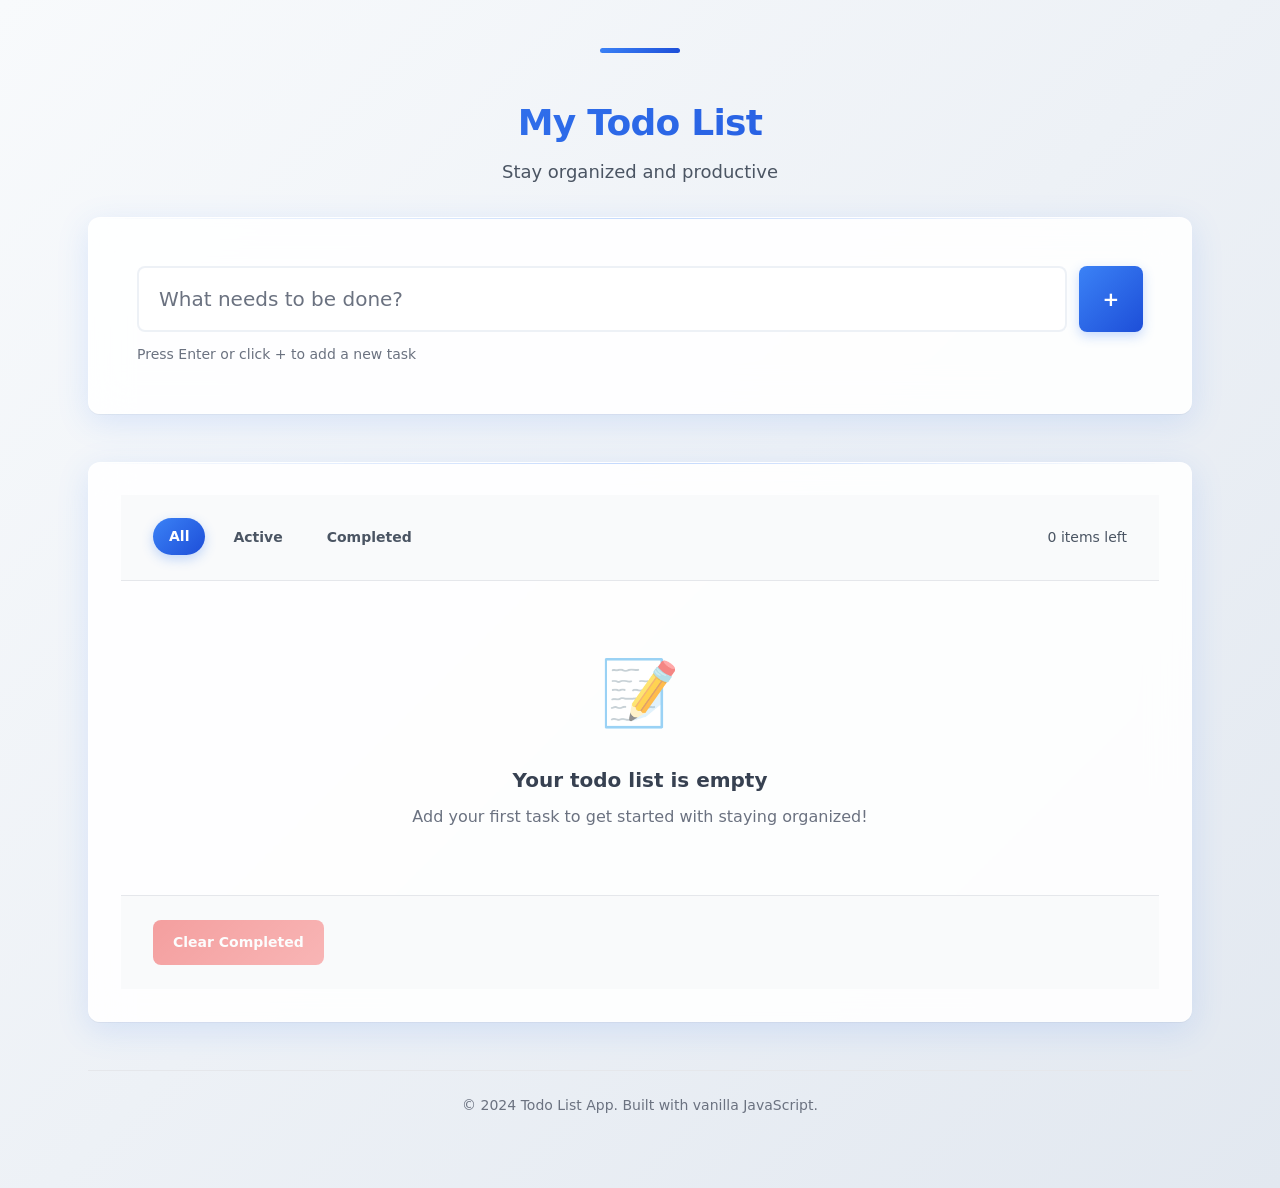
<file: claude-code/ccpm/todo-list/todo-list/index.html>
<!DOCTYPE html>
<html lang="en">
<head>
    <meta charset="UTF-8">
    <meta name="viewport" content="width=device-width, initial-scale=1.0">
    <meta name="description" content="Personal Todo List Application - Manage your tasks efficiently">
    <title>Todo List App</title>
    <link rel="stylesheet" href="styles.css">
</head>
<body>
    <a href="#main-content" class="skip-link">Skip to main content</a>
    <div class="container">
        <header class="app-header">
            <h1>My Todo List</h1>
            <p>Stay organized and productive</p>
        </header>

        <main class="app-main" id="main-content">
            <section class="todo-input-section">
                <form class="todo-form" id="todo-form" aria-label="Add new todo">
                    <div class="input-group">
                        <label for="todo-input" class="sr-only">New todo item</label>
                        <input 
                            type="text" 
                            id="todo-input" 
                            class="todo-input" 
                            placeholder="What needs to be done?" 
                            required
                            aria-describedby="todo-input-help"
                        >
                        <button type="submit" class="add-btn" aria-label="Add todo">
                            <span aria-hidden="true">+</span>
                            <span class="sr-only">Add</span>
                        </button>
                    </div>
                    <div id="todo-input-help" class="input-help">
                        Press Enter or click + to add a new task
                    </div>
                </form>
            </section>

            <section class="todo-list-section">
                <div class="todo-controls">
                    <div class="filter-controls">
                        <button class="filter-btn active" data-filter="all">All</button>
                        <button class="filter-btn" data-filter="active">Active</button>
                        <button class="filter-btn" data-filter="completed">Completed</button>
                    </div>
                    <div class="todo-stats">
                        <span id="todo-count">0 items left</span>
                    </div>
                </div>

                <ul class="todo-list" id="todo-list" aria-label="Todo items">
                    <!-- Todo items will be dynamically inserted here -->
                </ul>

                <div class="bulk-actions">
                    <button class="bulk-action-btn" id="clear-completed" disabled>
                        Clear Completed
                    </button>
                </div>
            </section>
        </main>

        <footer class="app-footer">
            <p>&copy; 2024 Todo List App. Built with vanilla JavaScript.</p>
        </footer>
    </div>

    <script src="script.js"></script>
</body>
</html>
</file>
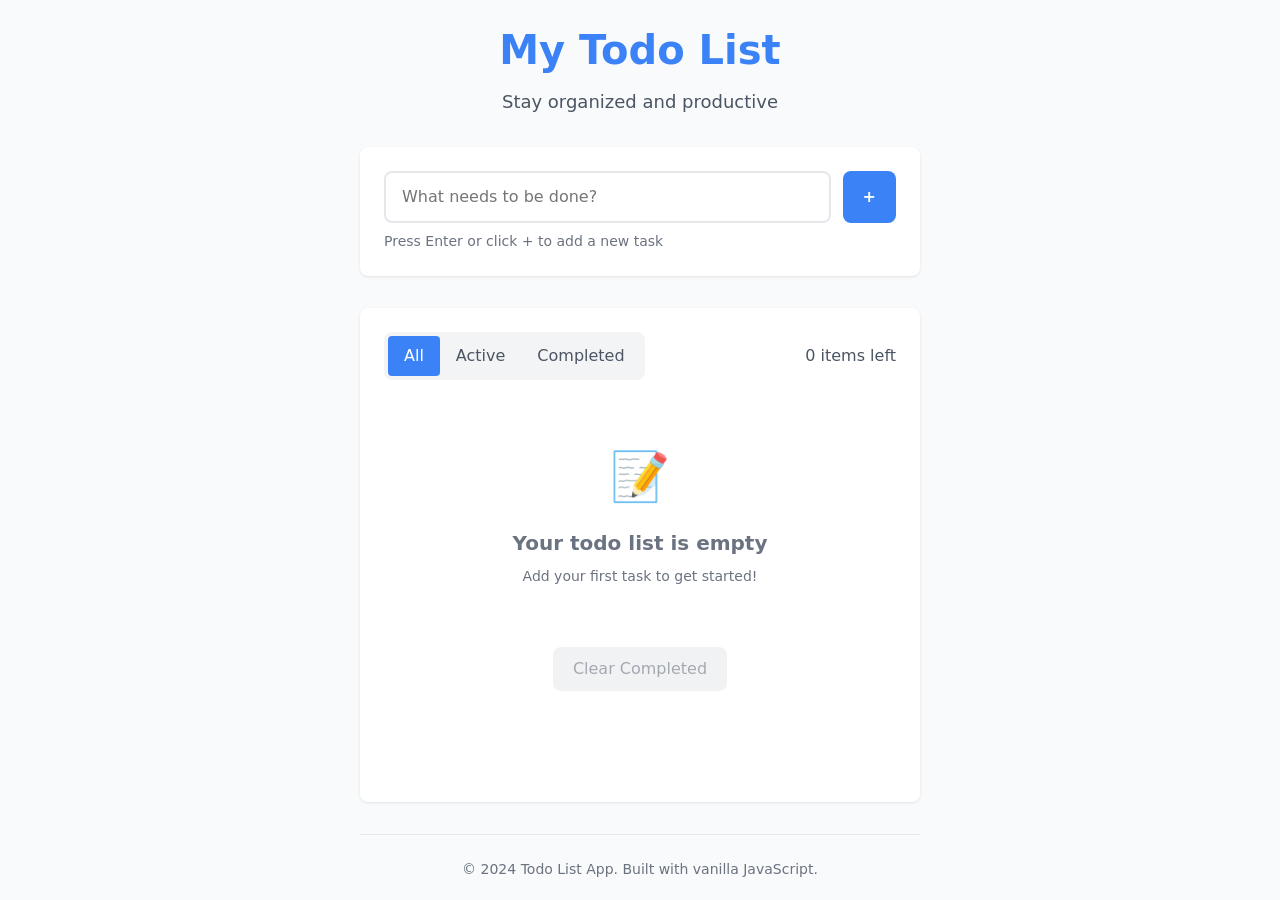
<file: claude-code/ccpm/todo-list/todo-list/index-optimized.html>
<!DOCTYPE html>
<html lang="en">
<head>
<meta charset="UTF-8">
<meta name="viewport" content="width=device-width,initial-scale=1.0">
<meta name="description" content="Personal Todo List Application - Manage your tasks efficiently">
<title>Todo List App</title>
<link rel="stylesheet" href="styles-optimized.css">
</head>
<body>
<a href="#main-content" class="skip-link">Skip to main content</a>
<div class="container">
<header class="app-header">
<h1>My Todo List</h1>
<p>Stay organized and productive</p>
</header>
<main class="app-main" id="main-content">
<section class="todo-input-section">
<form class="todo-form" id="todo-form" aria-label="Add new todo">
<div class="input-group">
<label for="todo-input" class="sr-only">New todo item</label>
<input type="text" id="todo-input" class="todo-input" placeholder="What needs to be done?" required aria-describedby="todo-input-help">
<button type="submit" class="add-btn" aria-label="Add todo"><span aria-hidden="true">+</span><span class="sr-only">Add</span></button>
</div>
<div id="todo-input-help" class="input-help">Press Enter or click + to add a new task</div>
</form>
</section>
<section class="todo-list-section">
<div class="todo-controls">
<div class="filter-controls">
<button class="filter-btn active" data-filter="all">All</button>
<button class="filter-btn" data-filter="active">Active</button>
<button class="filter-btn" data-filter="completed">Completed</button>
</div>
<div class="todo-stats">
<span id="todo-count">0 items left</span>
</div>
</div>
<ul class="todo-list" id="todo-list" aria-label="Todo items"></ul>
<div class="bulk-actions">
<button class="bulk-action-btn" id="clear-completed" disabled>Clear Completed</button>
</div>
</section>
</main>
<footer class="app-footer">
<p>&copy; 2024 Todo List App. Built with vanilla JavaScript.</p>
</footer>
</div>
<script src="script-optimized.js"></script>
</body>
</html>
</file>
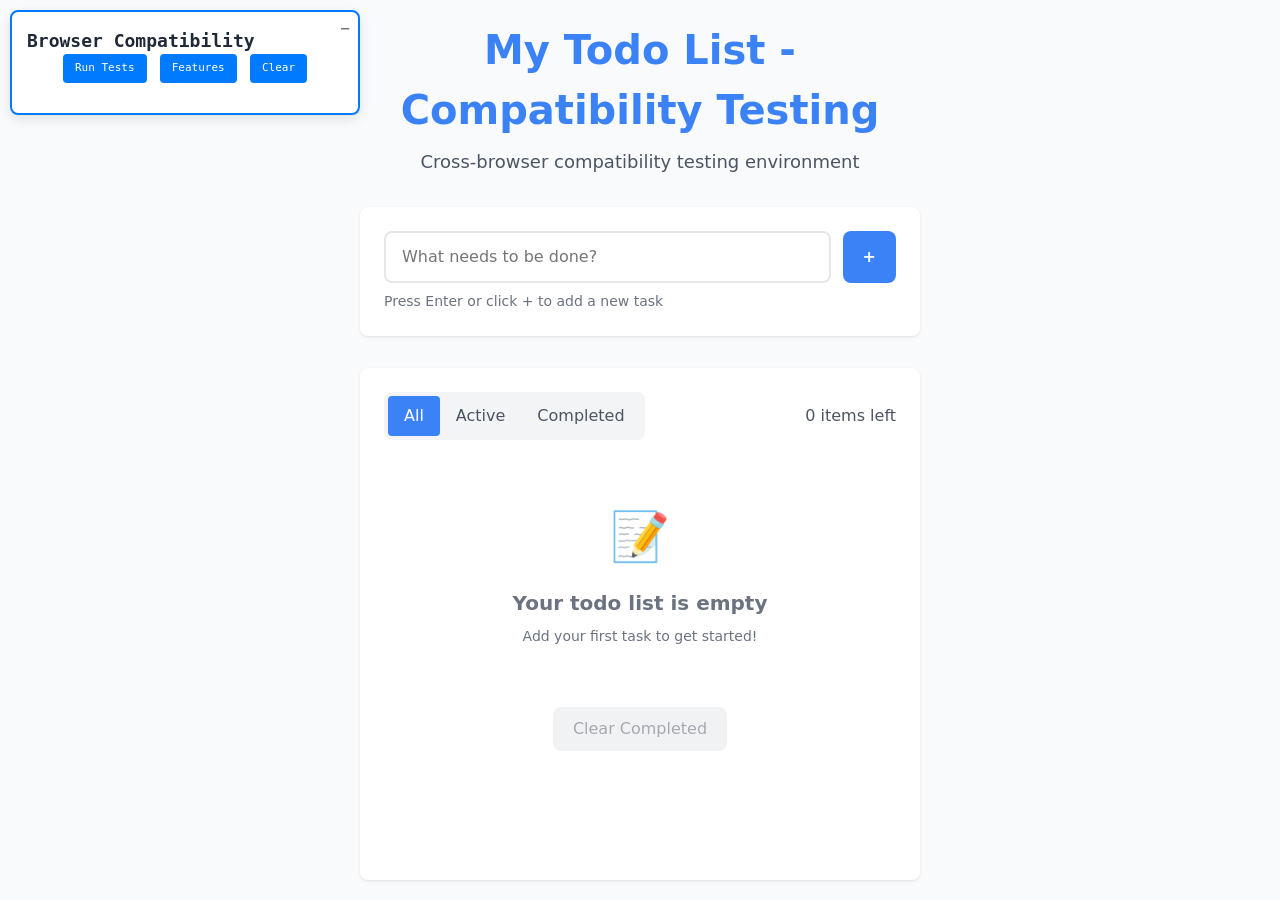
<file: claude-code/ccpm/todo-list/todo-list/test-compatibility.html>
<!DOCTYPE html>
<html lang="en">
<head>
    <meta charset="UTF-8">
    <meta name="viewport" content="width=device-width, initial-scale=1.0">
    <title>Cross-Browser Compatibility Tests - Todo App</title>
    <link rel="stylesheet" href="styles-optimized.css">
    <style>
        .test-panel {
            position: fixed;
            top: 10px;
            left: 10px;
            background: white;
            border: 2px solid #007bff;
            border-radius: 8px;
            padding: 15px;
            width: 350px;
            max-height: 80vh;
            overflow-y: auto;
            z-index: 1000;
            font-family: monospace;
            font-size: 12px;
            box-shadow: 0 4px 12px rgba(0,0,0,0.1);
        }
        .test-section {
            margin-bottom: 15px;
            padding-bottom: 10px;
            border-bottom: 1px solid #eee;
        }
        .test-section h3 {
            margin: 0 0 8px 0;
            color: #333;
            font-size: 14px;
        }
        .test-result {
            display: flex;
            justify-content: space-between;
            align-items: center;
            margin: 4px 0;
            padding: 2px 0;
        }
        .status-pass { color: #28a745; }
        .status-fail { color: #dc3545; }
        .status-warning { color: #ffc107; }
        .test-controls {
            margin-bottom: 15px;
            text-align: center;
        }
        .test-btn {
            background: #007bff;
            color: white;
            border: none;
            padding: 6px 12px;
            border-radius: 4px;
            cursor: pointer;
            margin: 0 3px;
            font-size: 11px;
        }
        .test-btn:hover { background: #0056b3; }
        .feature-grid {
            display: grid;
            grid-template-columns: 2fr 1fr;
            gap: 8px;
            font-size: 11px;
        }
        .minimize-btn {
            position: absolute;
            top: 5px;
            right: 8px;
            background: none;
            border: none;
            font-size: 16px;
            cursor: pointer;
            color: #666;
        }
        .test-panel.minimized {
            height: 40px;
            overflow: hidden;
        }
        .test-panel.minimized .test-content {
            display: none;
        }
    </style>
</head>
<body>
    <div class="test-panel" id="test-panel">
        <button class="minimize-btn" onclick="togglePanel()">−</button>
        <h2>Browser Compatibility</h2>
        <div class="test-content">
            <div class="test-controls">
                <button class="test-btn" onclick="runCompatibilityTests()">Run Tests</button>
                <button class="test-btn" onclick="runFeatureTests()">Features</button>
                <button class="test-btn" onclick="clearResults()">Clear</button>
            </div>
            <div id="results"></div>
        </div>
    </div>

    <!-- Main App -->
    <a href="#main-content" class="skip-link">Skip to main content</a>
    <div class="container">
        <header class="app-header">
            <h1>My Todo List - Compatibility Testing</h1>
            <p>Cross-browser compatibility testing environment</p>
        </header>

        <main class="app-main" id="main-content">
            <section class="todo-input-section">
                <form class="todo-form" id="todo-form" aria-label="Add new todo">
                    <div class="input-group">
                        <label for="todo-input" class="sr-only">New todo item</label>
                        <input type="text" id="todo-input" class="todo-input" placeholder="What needs to be done?" required aria-describedby="todo-input-help">
                        <button type="submit" class="add-btn" aria-label="Add todo">
                            <span aria-hidden="true">+</span>
                            <span class="sr-only">Add</span>
                        </button>
                    </div>
                    <div id="todo-input-help" class="input-help">Press Enter or click + to add a new task</div>
                </form>
            </section>

            <section class="todo-list-section">
                <div class="todo-controls">
                    <div class="filter-controls">
                        <button class="filter-btn active" data-filter="all">All</button>
                        <button class="filter-btn" data-filter="active">Active</button>
                        <button class="filter-btn" data-filter="completed">Completed</button>
                    </div>
                    <div class="todo-stats">
                        <span id="todo-count">0 items left</span>
                    </div>
                </div>
                <ul class="todo-list" id="todo-list" aria-label="Todo items"></ul>
                <div class="bulk-actions">
                    <button class="bulk-action-btn" id="clear-completed" disabled>Clear Completed</button>
                </div>
            </section>
        </main>
    </div>

    <script src="script-optimized.js"></script>
    <script>
        // Browser compatibility testing utilities
        class BrowserTester {
            constructor() {
                this.results = {};
                this.userAgent = navigator.userAgent;
                this.browserInfo = this.detectBrowser();
            }

            // Detect browser information
            detectBrowser() {
                const ua = this.userAgent;
                let browser = 'Unknown';
                let version = 'Unknown';
                let engine = 'Unknown';

                // Chrome
                if (ua.includes('Chrome') && !ua.includes('Edg')) {
                    browser = 'Chrome';
                    version = ua.match(/Chrome\/(\d+)/)?.[1] || 'Unknown';
                    engine = 'Blink';
                }
                // Edge
                else if (ua.includes('Edg')) {
                    browser = 'Edge';
                    version = ua.match(/Edg\/(\d+)/)?.[1] || 'Unknown';
                    engine = 'Blink';
                }
                // Firefox
                else if (ua.includes('Firefox')) {
                    browser = 'Firefox';
                    version = ua.match(/Firefox\/(\d+)/)?.[1] || 'Unknown';
                    engine = 'Gecko';
                }
                // Safari
                else if (ua.includes('Safari') && !ua.includes('Chrome')) {
                    browser = 'Safari';
                    version = ua.match(/Version\/(\d+)/)?.[1] || 'Unknown';
                    engine = 'WebKit';
                }

                return { browser, version, engine };
            }

            // Test modern JavaScript features
            testJavaScriptFeatures() {
                const tests = [
                    {
                        name: 'ES6 Classes',
                        test: () => typeof class {} === 'function'
                    },
                    {
                        name: 'Arrow Functions', 
                        test: () => {
                            try {
                                eval('(() => {})');
                                return true;
                            } catch (e) { return false; }
                        }
                    },
                    {
                        name: 'Template Literals',
                        test: () => {
                            try {
                                eval('`test ${1}`');
                                return true;
                            } catch (e) { return false; }
                        }
                    },
                    {
                        name: 'Destructuring',
                        test: () => {
                            try {
                                eval('const {a} = {a: 1}');
                                return true;
                            } catch (e) { return false; }
                        }
                    },
                    {
                        name: 'Promises',
                        test: () => typeof Promise !== 'undefined'
                    },
                    {
                        name: 'Map/Set',
                        test: () => typeof Map !== 'undefined' && typeof Set !== 'undefined'
                    },
                    {
                        name: 'Array.from',
                        test: () => typeof Array.from === 'function'
                    },
                    {
                        name: 'requestAnimationFrame',
                        test: () => typeof requestAnimationFrame === 'function'
                    }
                ];

                const results = {};
                tests.forEach(({ name, test }) => {
                    try {
                        results[name] = test();
                    } catch (e) {
                        results[name] = false;
                    }
                });

                return results;
            }

            // Test CSS features
            testCSSFeatures() {
                const tests = [
                    {
                        name: 'CSS Grid',
                        test: () => CSS.supports('display', 'grid')
                    },
                    {
                        name: 'Flexbox',
                        test: () => CSS.supports('display', 'flex')
                    },
                    {
                        name: 'CSS Variables',
                        test: () => CSS.supports('color', 'var(--test)')
                    },
                    {
                        name: 'CSS Transforms',
                        test: () => CSS.supports('transform', 'translateX(10px)')
                    },
                    {
                        name: 'CSS Transitions',
                        test: () => CSS.supports('transition', 'all 0.3s')
                    },
                    {
                        name: 'Border Radius',
                        test: () => CSS.supports('border-radius', '5px')
                    },
                    {
                        name: 'Box Shadow',
                        test: () => CSS.supports('box-shadow', '0 0 5px rgba(0,0,0,0.1)')
                    }
                ];

                const results = {};
                tests.forEach(({ name, test }) => {
                    try {
                        results[name] = typeof CSS !== 'undefined' ? test() : false;
                    } catch (e) {
                        results[name] = false;
                    }
                });

                return results;
            }

            // Test DOM API features
            testDOMFeatures() {
                const tests = [
                    {
                        name: 'localStorage',
                        test: () => typeof localStorage !== 'undefined'
                    },
                    {
                        name: 'addEventListener',
                        test: () => typeof document.addEventListener === 'function'
                    },
                    {
                        name: 'querySelector',
                        test: () => typeof document.querySelector === 'function'
                    },
                    {
                        name: 'classList',
                        test: () => 'classList' in document.createElement('div')
                    },
                    {
                        name: 'dataset',
                        test: () => 'dataset' in document.createElement('div')
                    },
                    {
                        name: 'FormData',
                        test: () => typeof FormData !== 'undefined'
                    }
                ];

                const results = {};
                tests.forEach(({ name, test }) => {
                    try {
                        results[name] = test();
                    } catch (e) {
                        results[name] = false;
                    }
                });

                return results;
            }

            // Test performance APIs
            testPerformanceAPIs() {
                const tests = [
                    {
                        name: 'performance.now',
                        test: () => typeof performance !== 'undefined' && typeof performance.now === 'function'
                    },
                    {
                        name: 'performance.timing',
                        test: () => typeof performance !== 'undefined' && performance.timing
                    },
                    {
                        name: 'performance.memory',
                        test: () => typeof performance !== 'undefined' && performance.memory
                    }
                ];

                const results = {};
                tests.forEach(({ name, test }) => {
                    try {
                        results[name] = test();
                    } catch (e) {
                        results[name] = false;
                    }
                });

                return results;
            }

            // Test app-specific functionality
            testAppFunctionality() {
                const tests = [
                    {
                        name: 'Todo App Initialized',
                        test: () => typeof window.todoApp !== 'undefined'
                    },
                    {
                        name: 'Add Todo Works',
                        test: () => {
                            if (!window.todoApp) return false;
                            try {
                                const initialCount = window.todoApp.getTodos().length;
                                window.todoApp.addTodo('Test compatibility');
                                const newCount = window.todoApp.getTodos().length;
                                return newCount === initialCount + 1;
                            } catch (e) {
                                return false;
                            }
                        }
                    },
                    {
                        name: 'Toggle Todo Works',
                        test: () => {
                            if (!window.todoApp) return false;
                            try {
                                const todos = window.todoApp.getTodos();
                                if (todos.length === 0) return false;
                                
                                const todo = todos[0];
                                const initialState = todo.completed;
                                window.todoApp.toggleTodo(todo.id);
                                return todo.completed !== initialState;
                            } catch (e) {
                                return false;
                            }
                        }
                    },
                    {
                        name: 'Filter Works',
                        test: () => {
                            if (!window.todoApp) return false;
                            try {
                                window.todoApp.setFilter('active');
                                window.todoApp.setFilter('completed');
                                window.todoApp.setFilter('all');
                                return true;
                            } catch (e) {
                                return false;
                            }
                        }
                    }
                ];

                const results = {};
                tests.forEach(({ name, test }) => {
                    try {
                        results[name] = test();
                    } catch (e) {
                        results[name] = false;
                    }
                });

                return results;
            }

            // Generate compatibility report
            generateReport() {
                return {
                    browser: this.browserInfo,
                    javascript: this.testJavaScriptFeatures(),
                    css: this.testCSSFeatures(),
                    dom: this.testDOMFeatures(),
                    performance: this.testPerformanceAPIs(),
                    app: this.testAppFunctionality(),
                    timestamp: new Date().toISOString()
                };
            }
        }

        // Global browser tester instance
        const browserTester = new BrowserTester();

        // Run compatibility tests
        function runCompatibilityTests() {
            const resultsDiv = document.getElementById('results');
            resultsDiv.innerHTML = '<div class="test-section"><h3>Running compatibility tests...</h3></div>';

            setTimeout(() => {
                const report = browserTester.generateReport();
                displayCompatibilityResults(report);
            }, 100);
        }

        // Run feature detection tests
        function runFeatureTests() {
            const resultsDiv = document.getElementById('results');
            resultsDiv.innerHTML = '<div class="test-section"><h3>Running feature detection...</h3></div>';

            setTimeout(() => {
                const report = browserTester.generateReport();
                displayFeatureResults(report);
            }, 100);
        }

        // Display compatibility results
        function displayCompatibilityResults(report) {
            const resultsDiv = document.getElementById('results');
            let html = '';

            // Browser info
            html += '<div class="test-section"><h3>🌐 Browser Info</h3>';
            html += `<div class="test-result"><span>Browser:</span><span>${report.browser.browser} ${report.browser.version}</span></div>`;
            html += `<div class="test-result"><span>Engine:</span><span>${report.browser.engine}</span></div>`;
            html += '</div>';

            // JavaScript compatibility
            const jsResults = report.javascript;
            const jsPass = Object.values(jsResults).filter(v => v).length;
            const jsTotal = Object.keys(jsResults).length;
            html += `<div class="test-section"><h3>📜 JavaScript (${jsPass}/${jsTotal})</h3>`;
            Object.entries(jsResults).forEach(([feature, supported]) => {
                const status = supported ? 'status-pass' : 'status-fail';
                const icon = supported ? '✅' : '❌';
                html += `<div class="test-result ${status}"><span>${feature}</span><span>${icon}</span></div>`;
            });
            html += '</div>';

            // CSS compatibility
            const cssResults = report.css;
            const cssPass = Object.values(cssResults).filter(v => v).length;
            const cssTotal = Object.keys(cssResults).length;
            html += `<div class="test-section"><h3>🎨 CSS (${cssPass}/${cssTotal})</h3>`;
            Object.entries(cssResults).forEach(([feature, supported]) => {
                const status = supported ? 'status-pass' : 'status-fail';
                const icon = supported ? '✅' : '❌';
                html += `<div class="test-result ${status}"><span>${feature}</span><span>${icon}</span></div>`;
            });
            html += '</div>';

            // App functionality
            const appResults = report.app;
            const appPass = Object.values(appResults).filter(v => v).length;
            const appTotal = Object.keys(appResults).length;
            html += `<div class="test-section"><h3>📝 App Functions (${appPass}/${appTotal})</h3>`;
            Object.entries(appResults).forEach(([feature, working]) => {
                const status = working ? 'status-pass' : 'status-fail';
                const icon = working ? '✅' : '❌';
                html += `<div class="test-result ${status}"><span>${feature}</span><span>${icon}</span></div>`;
            });
            html += '</div>';

            resultsDiv.innerHTML = html;
        }

        // Display feature results
        function displayFeatureResults(report) {
            const resultsDiv = document.getElementById('results');
            let html = '';

            // Overall compatibility score
            const allFeatures = {...report.javascript, ...report.css, ...report.dom, ...report.app};
            const supportedFeatures = Object.values(allFeatures).filter(v => v).length;
            const totalFeatures = Object.keys(allFeatures).length;
            const compatibilityScore = Math.round((supportedFeatures / totalFeatures) * 100);

            html += '<div class="test-section"><h3>📊 Compatibility Score</h3>';
            html += `<div class="test-result"><span>Overall Score:</span><span class="${compatibilityScore >= 90 ? 'status-pass' : compatibilityScore >= 75 ? 'status-warning' : 'status-fail'}">${compatibilityScore}%</span></div>`;
            html += `<div class="test-result"><span>Supported:</span><span>${supportedFeatures}/${totalFeatures}</span></div>`;
            html += '</div>';

            resultsDiv.innerHTML = html;
        }

        // Clear results
        function clearResults() {
            document.getElementById('results').innerHTML = '';
        }

        // Toggle panel visibility
        function togglePanel() {
            const panel = document.getElementById('test-panel');
            const btn = panel.querySelector('.minimize-btn');
            panel.classList.toggle('minimized');
            btn.textContent = panel.classList.contains('minimized') ? '+' : '−';
        }

        // Auto-run compatibility test on load
        document.addEventListener('DOMContentLoaded', () => {
            setTimeout(runCompatibilityTests, 1000);
        });
    </script>
</body>
</html>
</file>
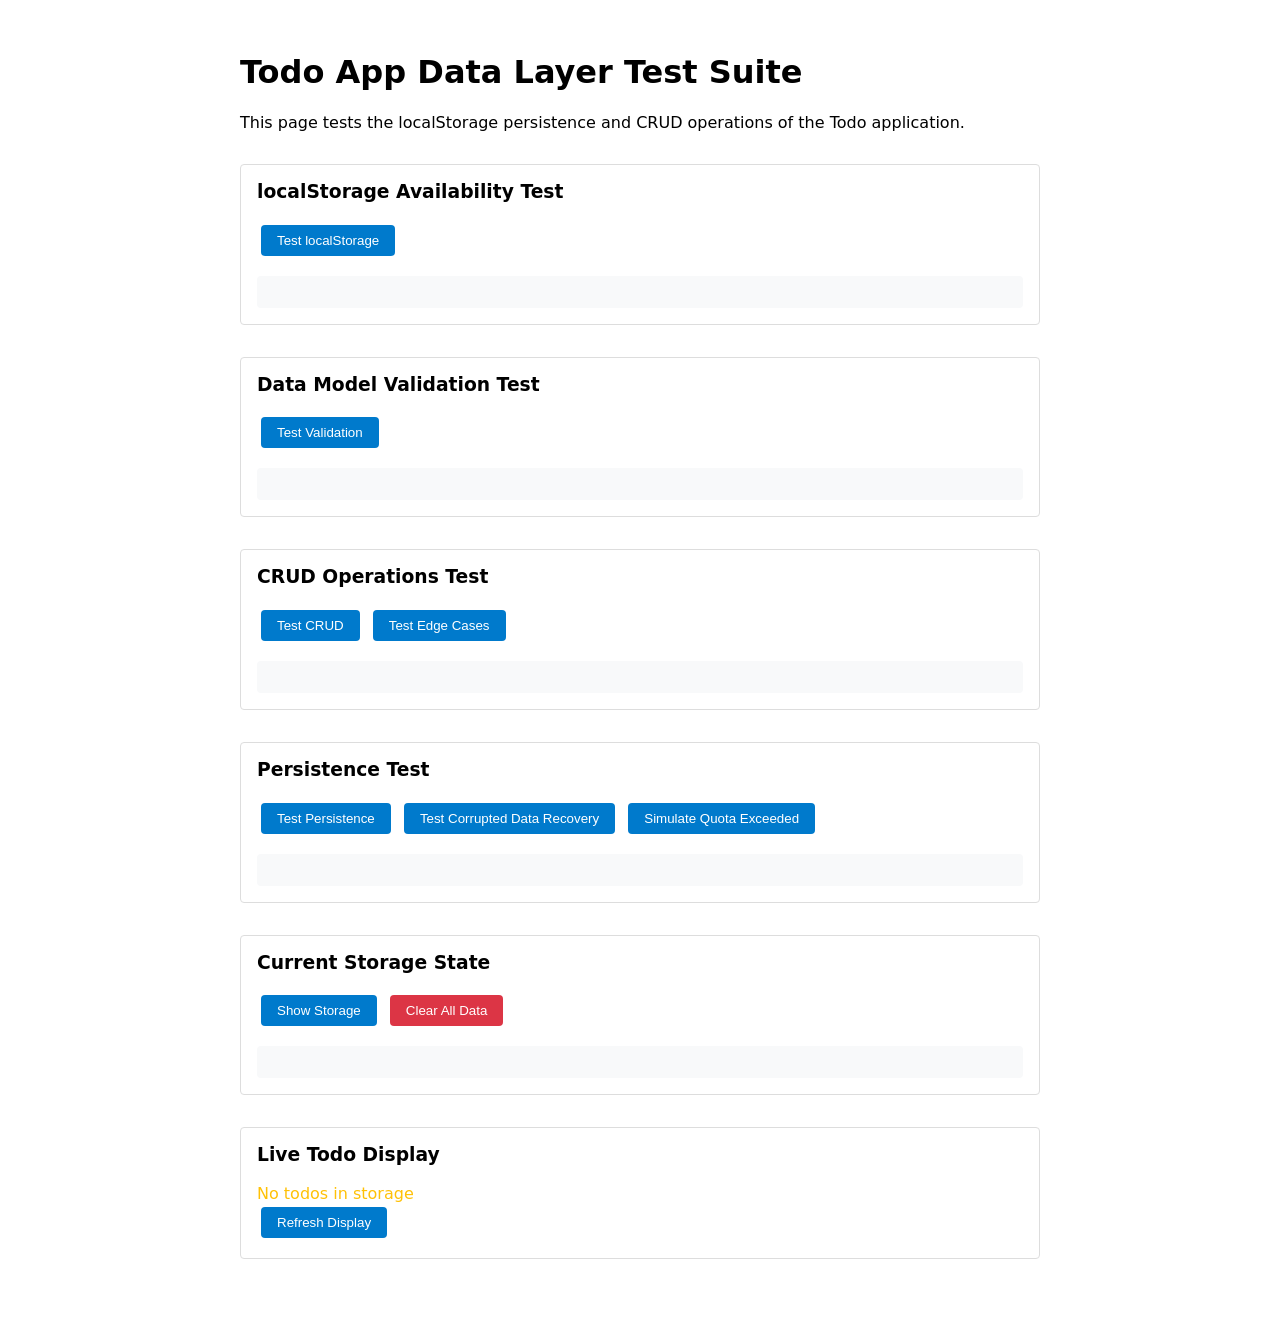
<file: claude-code/ccpm/todo-list/todo-list/test-data-layer.html>
<!DOCTYPE html>
<html lang="en">
<head>
    <meta charset="UTF-8">
    <meta name="viewport" content="width=device-width, initial-scale=1.0">
    <title>Data Layer Test - Todo App</title>
    <style>
        body { font-family: system-ui, sans-serif; max-width: 800px; margin: 0 auto; padding: 2rem; }
        .test-section { margin: 2rem 0; padding: 1rem; border: 1px solid #ddd; border-radius: 4px; }
        .test-section h3 { margin-top: 0; }
        .test-button { padding: 0.5rem 1rem; margin: 0.25rem; background: #007acc; color: white; border: none; border-radius: 4px; cursor: pointer; }
        .test-button:hover { background: #005c99; }
        .test-button.danger { background: #dc3545; }
        .test-button.danger:hover { background: #c82333; }
        .test-results { margin-top: 1rem; padding: 1rem; background: #f8f9fa; border-radius: 4px; }
        .success { color: #28a745; }
        .error { color: #dc3545; }
        .warning { color: #ffc107; }
        pre { background: #f1f3f4; padding: 1rem; border-radius: 4px; overflow-x: auto; }
        .todo-item { padding: 0.5rem; margin: 0.5rem 0; background: #fff; border: 1px solid #ddd; border-radius: 4px; }
        .completed { opacity: 0.7; text-decoration: line-through; }
    </style>
</head>
<body>
    <h1>Todo App Data Layer Test Suite</h1>
    <p>This page tests the localStorage persistence and CRUD operations of the Todo application.</p>

    <div class="test-section">
        <h3>localStorage Availability Test</h3>
        <button class="test-button" onclick="testLocalStorageAvailability()">Test localStorage</button>
        <div id="localStorage-results" class="test-results"></div>
    </div>

    <div class="test-section">
        <h3>Data Model Validation Test</h3>
        <button class="test-button" onclick="testDataModelValidation()">Test Validation</button>
        <div id="validation-results" class="test-results"></div>
    </div>

    <div class="test-section">
        <h3>CRUD Operations Test</h3>
        <button class="test-button" onclick="testCRUDOperations()">Test CRUD</button>
        <button class="test-button" onclick="testEdgeCases()">Test Edge Cases</button>
        <div id="crud-results" class="test-results"></div>
    </div>

    <div class="test-section">
        <h3>Persistence Test</h3>
        <button class="test-button" onclick="testPersistence()">Test Persistence</button>
        <button class="test-button" onclick="testCorruptedData()">Test Corrupted Data Recovery</button>
        <button class="test-button" onclick="testQuotaHandling()">Simulate Quota Exceeded</button>
        <div id="persistence-results" class="test-results"></div>
    </div>

    <div class="test-section">
        <h3>Current Storage State</h3>
        <button class="test-button" onclick="displayStorageState()">Show Storage</button>
        <button class="test-button danger" onclick="clearStorage()">Clear All Data</button>
        <div id="storage-results" class="test-results"></div>
    </div>

    <div class="test-section">
        <h3>Live Todo Display</h3>
        <div id="todo-display"></div>
        <button class="test-button" onclick="refreshTodoDisplay()">Refresh Display</button>
    </div>

    <!-- Include the TodoApp script -->
    <script src="script.js"></script>

    <script>
        let testApp;

        // Initialize a test instance of TodoApp
        function initTestApp() {
            try {
                testApp = new TodoApp();
                return testApp;
            } catch (error) {
                console.error('Failed to initialize test app:', error);
                return null;
            }
        }

        // Test localStorage availability
        function testLocalStorageAvailability() {
            const results = document.getElementById('localStorage-results');
            results.innerHTML = '';
            
            try {
                if (!testApp) testApp = initTestApp();
                if (!testApp) throw new Error('TodoApp initialization failed');

                testApp.checkLocalStorageAvailability();
                
                const testSize = testApp.estimateStorageSize([{
                    id: 'test',
                    text: 'Test todo',
                    completed: false,
                    created: new Date().toISOString()
                }]);

                results.innerHTML = `
                    <div class="success">✅ localStorage is available</div>
                    <div>Sample todo size: ${testSize} bytes</div>
                `;
            } catch (error) {
                results.innerHTML = `<div class="error">❌ localStorage test failed: ${error.message}</div>`;
            }
        }

        // Test data model validation
        function testDataModelValidation() {
            const results = document.getElementById('validation-results');
            results.innerHTML = '';
            
            if (!testApp) testApp = initTestApp();
            if (!testApp) {
                results.innerHTML = '<div class="error">❌ TodoApp initialization failed</div>';
                return;
            }

            const tests = [
                // Valid todo
                { 
                    todo: {
                        id: 'test_123',
                        text: 'Valid todo',
                        completed: false,
                        created: new Date().toISOString()
                    }, 
                    shouldPass: true, 
                    description: 'Valid todo object' 
                },
                // Invalid - missing ID
                { 
                    todo: { text: 'No ID', completed: false, created: new Date().toISOString() }, 
                    shouldPass: false, 
                    description: 'Missing ID' 
                },
                // Invalid - empty text
                { 
                    todo: { id: 'test_124', text: '', completed: false, created: new Date().toISOString() }, 
                    shouldPass: false, 
                    description: 'Empty text' 
                },
                // Invalid - text too long
                { 
                    todo: { 
                        id: 'test_125', 
                        text: 'x'.repeat(501), 
                        completed: false, 
                        created: new Date().toISOString() 
                    }, 
                    shouldPass: false, 
                    description: 'Text too long (501 chars)' 
                },
                // Invalid - bad completed type
                { 
                    todo: { id: 'test_126', text: 'Bad completed', completed: 'false', created: new Date().toISOString() }, 
                    shouldPass: false, 
                    description: 'Invalid completed type (string instead of boolean)' 
                },
                // Invalid - bad created timestamp
                { 
                    todo: { id: 'test_127', text: 'Bad timestamp', completed: false, created: 'not-a-date' }, 
                    shouldPass: false, 
                    description: 'Invalid created timestamp' 
                }
            ];

            let passed = 0;
            let failed = 0;
            let resultsHtml = '';

            tests.forEach((test, index) => {
                try {
                    testApp.validateTodo(test.todo);
                    if (test.shouldPass) {
                        resultsHtml += `<div class="success">✅ Test ${index + 1}: ${test.description}</div>`;
                        passed++;
                    } else {
                        resultsHtml += `<div class="error">❌ Test ${index + 1}: ${test.description} (should have failed but passed)</div>`;
                        failed++;
                    }
                } catch (error) {
                    if (!test.shouldPass) {
                        resultsHtml += `<div class="success">✅ Test ${index + 1}: ${test.description} (correctly failed: ${error.message})</div>`;
                        passed++;
                    } else {
                        resultsHtml += `<div class="error">❌ Test ${index + 1}: ${test.description} (should have passed but failed: ${error.message})</div>`;
                        failed++;
                    }
                }
            });

            results.innerHTML = `
                <div><strong>Validation Test Results: ${passed} passed, ${failed} failed</strong></div>
                ${resultsHtml}
            `;
        }

        // Test CRUD operations
        function testCRUDOperations() {
            const results = document.getElementById('crud-results');
            results.innerHTML = '';
            
            if (!testApp) testApp = initTestApp();
            if (!testApp) {
                results.innerHTML = '<div class="error">❌ TodoApp initialization failed</div>';
                return;
            }

            let resultsHtml = '';

            try {
                // Clear existing todos for clean test
                testApp.clearAllTodos();
                resultsHtml += '<div class="success">✅ Cleared existing todos</div>';

                // Test CREATE
                const todo1 = testApp.addTodo('Test todo 1');
                const todo2 = testApp.addTodo('Test todo 2');
                resultsHtml += `<div class="success">✅ Created 2 todos</div>`;

                // Test READ
                const allTodos = testApp.getTodos();
                if (allTodos.length === 2) {
                    resultsHtml += `<div class="success">✅ Read todos: ${allTodos.length} items</div>`;
                } else {
                    throw new Error(`Expected 2 todos, got ${allTodos.length}`);
                }

                const retrievedTodo = testApp.getTodo(todo1.id);
                if (retrievedTodo.text === 'Test todo 1') {
                    resultsHtml += `<div class="success">✅ Retrieved specific todo by ID</div>`;
                } else {
                    throw new Error('Retrieved todo does not match expected');
                }

                // Test UPDATE
                const updatedTodo = testApp.updateTodo(todo1.id, { text: 'Updated todo 1', completed: true });
                if (updatedTodo.text === 'Updated todo 1' && updatedTodo.completed === true) {
                    resultsHtml += `<div class="success">✅ Updated todo text and completed status</div>`;
                } else {
                    throw new Error('Todo update failed');
                }

                // Test TOGGLE
                const toggledTodo = testApp.toggleTodo(todo2.id);
                if (toggledTodo.completed === true) {
                    resultsHtml += `<div class="success">✅ Toggled todo completion status</div>`;
                } else {
                    throw new Error('Todo toggle failed');
                }

                // Test DELETE
                const deletedTodo = testApp.deleteTodo(todo1.id);
                if (deletedTodo.id === todo1.id) {
                    resultsHtml += `<div class="success">✅ Deleted todo</div>`;
                } else {
                    throw new Error('Todo deletion failed');
                }

                const remainingTodos = testApp.getTodos();
                if (remainingTodos.length === 1) {
                    resultsHtml += `<div class="success">✅ Verified deletion: ${remainingTodos.length} todos remaining</div>`;
                } else {
                    throw new Error(`Expected 1 todo remaining, got ${remainingTodos.length}`);
                }

                resultsHtml += '<div class="success"><strong>✅ All CRUD operations passed!</strong></div>';

            } catch (error) {
                resultsHtml += `<div class="error">❌ CRUD test failed: ${error.message}</div>`;
            }

            results.innerHTML = resultsHtml;
        }

        // Test edge cases
        function testEdgeCases() {
            const results = document.getElementById('crud-results');
            
            if (!testApp) testApp = initTestApp();
            if (!testApp) {
                results.innerHTML += '<div class="error">❌ TodoApp initialization failed</div>';
                return;
            }

            let resultsHtml = '<div><strong>Edge Case Tests:</strong></div>';

            try {
                // Test operations on non-existent todo
                try {
                    testApp.getTodo('non-existent-id');
                    resultsHtml += '<div class="error">❌ Should have failed to get non-existent todo</div>';
                } catch (error) {
                    resultsHtml += '<div class="success">✅ Correctly failed to get non-existent todo</div>';
                }

                try {
                    testApp.updateTodo('non-existent-id', { text: 'Updated' });
                    resultsHtml += '<div class="error">❌ Should have failed to update non-existent todo</div>';
                } catch (error) {
                    resultsHtml += '<div class="success">✅ Correctly failed to update non-existent todo</div>';
                }

                try {
                    testApp.deleteTodo('non-existent-id');
                    resultsHtml += '<div class="error">❌ Should have failed to delete non-existent todo</div>';
                } catch (error) {
                    resultsHtml += '<div class="success">✅ Correctly failed to delete non-existent todo</div>';
                }

                // Test invalid inputs
                try {
                    testApp.addTodo('');
                    resultsHtml += '<div class="error">❌ Should have failed to add empty todo</div>';
                } catch (error) {
                    resultsHtml += '<div class="success">✅ Correctly failed to add empty todo</div>';
                }

                try {
                    testApp.addTodo(null);
                    resultsHtml += '<div class="error">❌ Should have failed to add null todo</div>';
                } catch (error) {
                    resultsHtml += '<div class="success">✅ Correctly failed to add null todo</div>';
                }

                resultsHtml += '<div class="success"><strong>✅ All edge case tests passed!</strong></div>';

            } catch (error) {
                resultsHtml += `<div class="error">❌ Edge case test failed: ${error.message}</div>`;
            }

            results.innerHTML += resultsHtml;
        }

        // Test persistence
        function testPersistence() {
            const results = document.getElementById('persistence-results');
            results.innerHTML = '';
            
            if (!testApp) testApp = initTestApp();
            if (!testApp) {
                results.innerHTML = '<div class="error">❌ TodoApp initialization failed</div>';
                return;
            }

            try {
                // Clear and add test data
                testApp.clearAllTodos();
                const todo1 = testApp.addTodo('Persistent todo 1');
                const todo2 = testApp.addTodo('Persistent todo 2');
                testApp.toggleTodo(todo2.id); // Mark as completed

                // Simulate page reload by creating a new TodoApp instance
                const newApp = new TodoApp();
                const loadedTodos = newApp.getTodos();

                if (loadedTodos.length === 2) {
                    results.innerHTML += '<div class="success">✅ Todos persisted after reload simulation</div>';
                } else {
                    throw new Error(`Expected 2 todos after reload, got ${loadedTodos.length}`);
                }

                const completedTodo = loadedTodos.find(t => t.completed);
                if (completedTodo) {
                    results.innerHTML += '<div class="success">✅ Todo completion status persisted</div>';
                } else {
                    throw new Error('Completed todo not found after reload');
                }

                results.innerHTML += `
                    <div class="success"><strong>✅ Persistence test passed!</strong></div>
                    <pre>${JSON.stringify(loadedTodos, null, 2)}</pre>
                `;

            } catch (error) {
                results.innerHTML = `<div class="error">❌ Persistence test failed: ${error.message}</div>`;
            }
        }

        // Test corrupted data recovery
        function testCorruptedData() {
            const results = document.getElementById('persistence-results');
            
            try {
                // Save current data
                const currentData = localStorage.getItem('todos');
                
                // Inject corrupted data
                localStorage.setItem('todos', '{"invalid": "json');
                
                // Create new app - should handle corrupted data gracefully
                const newApp = new TodoApp();
                const todos = newApp.getTodos();
                
                if (Array.isArray(todos)) {
                    results.innerHTML += '<div class="success">✅ Corrupted data handled gracefully</div>';
                    
                    // Check if backup was created
                    const backupKeys = Object.keys(localStorage).filter(key => key.startsWith('todos_backup_'));
                    if (backupKeys.length > 0) {
                        results.innerHTML += '<div class="success">✅ Corrupted data backed up before reset</div>';
                    }
                } else {
                    throw new Error('Failed to handle corrupted data');
                }
                
                // Restore original data
                if (currentData) {
                    localStorage.setItem('todos', currentData);
                }

            } catch (error) {
                results.innerHTML += `<div class="error">❌ Corrupted data test failed: ${error.message}</div>`;
            }
        }

        // Simulate quota exceeded (simplified test)
        function testQuotaHandling() {
            const results = document.getElementById('persistence-results');
            
            try {
                if (!testApp) testApp = initTestApp();
                
                // We can't easily simulate actual quota exceeded, but we can test the logic
                // by temporarily reducing the warning threshold
                const originalWarnThreshold = 4 * 1024 * 1024;
                
                // Add a large todo to test size estimation
                const largeTodo = testApp.addTodo('x'.repeat(1000)); // 1KB todo
                const estimatedSize = testApp.estimateStorageSize([largeTodo]);
                
                if (estimatedSize > 1000) {
                    results.innerHTML += '<div class="success">✅ Storage size estimation working</div>';
                } else {
                    throw new Error('Storage size estimation failed');
                }

                // Test the quota handling method directly
                testApp.handleStorageQuotaExceeded();
                
                results.innerHTML += '<div class="success">✅ Quota exceeded handling method executed</div>';
                results.innerHTML += `<div>Estimated size: ${estimatedSize} bytes</div>`;

            } catch (error) {
                results.innerHTML += `<div class="error">❌ Quota handling test failed: ${error.message}</div>`;
            }
        }

        // Display current storage state
        function displayStorageState() {
            const results = document.getElementById('storage-results');
            
            try {
                const todos = JSON.parse(localStorage.getItem('todos') || '[]');
                const backupKeys = Object.keys(localStorage).filter(key => key.startsWith('todos_backup_'));
                const storageSize = JSON.stringify(todos).length;
                
                results.innerHTML = `
                    <div><strong>Current Storage State:</strong></div>
                    <div>Todos count: ${todos.length}</div>
                    <div>Storage size: ${storageSize} bytes</div>
                    <div>Backup entries: ${backupKeys.length}</div>
                    <pre>${JSON.stringify(todos, null, 2)}</pre>
                    ${backupKeys.length > 0 ? '<div class="warning">⚠️ Backup entries found (from corrupted data recovery)</div>' : ''}
                `;
            } catch (error) {
                results.innerHTML = `<div class="error">❌ Failed to display storage state: ${error.message}</div>`;
            }
        }

        // Clear all storage
        function clearStorage() {
            try {
                localStorage.clear();
                document.getElementById('storage-results').innerHTML = '<div class="success">✅ All localStorage cleared</div>';
                
                // Reinitialize test app
                testApp = null;
            } catch (error) {
                document.getElementById('storage-results').innerHTML = `<div class="error">❌ Failed to clear storage: ${error.message}</div>`;
            }
        }

        // Display current todos
        function refreshTodoDisplay() {
            const display = document.getElementById('todo-display');
            
            try {
                const todos = JSON.parse(localStorage.getItem('todos') || '[]');
                
                if (todos.length === 0) {
                    display.innerHTML = '<div class="warning">No todos in storage</div>';
                    return;
                }

                const todosHtml = todos.map(todo => `
                    <div class="todo-item ${todo.completed ? 'completed' : ''}">
                        <div><strong>ID:</strong> ${todo.id}</div>
                        <div><strong>Text:</strong> ${todo.text}</div>
                        <div><strong>Completed:</strong> ${todo.completed}</div>
                        <div><strong>Created:</strong> ${new Date(todo.created).toLocaleString()}</div>
                    </div>
                `).join('');

                display.innerHTML = `
                    <div><strong>${todos.length} todo(s) in storage:</strong></div>
                    ${todosHtml}
                `;

            } catch (error) {
                display.innerHTML = `<div class="error">❌ Failed to display todos: ${error.message}</div>`;
            }
        }

        // Initialize on page load
        document.addEventListener('DOMContentLoaded', () => {
            console.log('Test page loaded');
            refreshTodoDisplay();
        });
    </script>
</body>
</html>
</file>
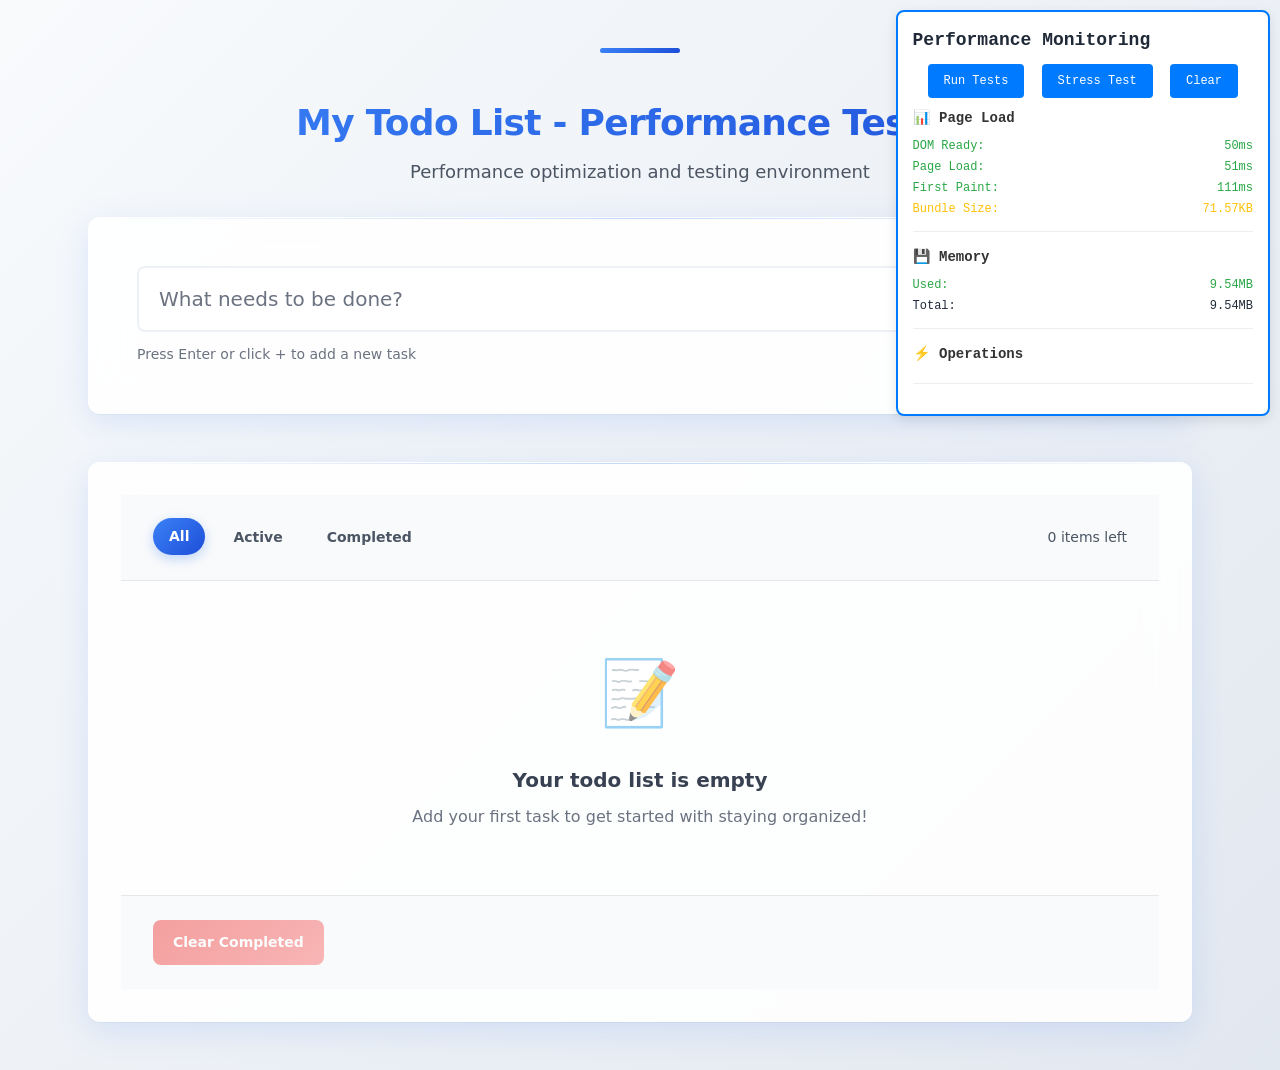
<file: claude-code/ccpm/todo-list/todo-list/test-performance.html>
<!DOCTYPE html>
<html lang="en">
<head>
    <meta charset="UTF-8">
    <meta name="viewport" content="width=device-width, initial-scale=1.0">
    <title>Todo App - Performance Tests</title>
    <link rel="stylesheet" href="styles.css">
    <style>
        .performance-results {
            position: fixed;
            top: 10px;
            right: 10px;
            background: white;
            border: 2px solid #007bff;
            border-radius: 8px;
            padding: 15px;
            min-width: 300px;
            max-height: 80vh;
            overflow-y: auto;
            z-index: 1000;
            font-family: monospace;
            font-size: 12px;
            box-shadow: 0 4px 12px rgba(0,0,0,0.1);
        }
        .test-section {
            margin-bottom: 15px;
            padding-bottom: 10px;
            border-bottom: 1px solid #eee;
        }
        .test-section h3 {
            margin: 0 0 8px 0;
            color: #333;
        }
        .metric {
            display: flex;
            justify-content: space-between;
            margin: 3px 0;
        }
        .metric.good { color: #28a745; }
        .metric.warning { color: #ffc107; }
        .metric.error { color: #dc3545; }
        .test-controls {
            margin: 10px;
            text-align: center;
        }
        .test-btn {
            background: #007bff;
            color: white;
            border: none;
            padding: 8px 16px;
            border-radius: 4px;
            cursor: pointer;
            margin: 0 5px;
        }
        .test-btn:hover { background: #0056b3; }
        .test-btn:disabled { 
            background: #6c757d; 
            cursor: not-allowed; 
        }
    </style>
</head>
<body>
    <div class="performance-results" id="performance-results">
        <h2>Performance Monitoring</h2>
        <div class="test-controls">
            <button class="test-btn" onclick="runPerformanceTests()">Run Tests</button>
            <button class="test-btn" onclick="runStressTest()">Stress Test</button>
            <button class="test-btn" onclick="clearResults()">Clear</button>
        </div>
        <div id="results"></div>
    </div>

    <a href="#main-content" class="skip-link">Skip to main content</a>
    <div class="container">
        <header class="app-header">
            <h1>My Todo List - Performance Testing</h1>
            <p>Performance optimization and testing environment</p>
        </header>

        <main class="app-main" id="main-content">
            <section class="todo-input-section">
                <form class="todo-form" id="todo-form" aria-label="Add new todo">
                    <div class="input-group">
                        <label for="todo-input" class="sr-only">New todo item</label>
                        <input 
                            type="text" 
                            id="todo-input" 
                            class="todo-input" 
                            placeholder="What needs to be done?" 
                            required
                            aria-describedby="todo-input-help"
                        >
                        <button type="submit" class="add-btn" aria-label="Add todo">
                            <span aria-hidden="true">+</span>
                            <span class="sr-only">Add</span>
                        </button>
                    </div>
                    <div id="todo-input-help" class="input-help">
                        Press Enter or click + to add a new task
                    </div>
                </form>
            </section>

            <section class="todo-list-section">
                <div class="todo-controls">
                    <div class="filter-controls">
                        <button class="filter-btn active" data-filter="all">All</button>
                        <button class="filter-btn" data-filter="active">Active</button>
                        <button class="filter-btn" data-filter="completed">Completed</button>
                    </div>
                    <div class="todo-stats">
                        <span id="todo-count">0 items left</span>
                    </div>
                </div>

                <ul class="todo-list" id="todo-list" aria-label="Todo items">
                </ul>

                <div class="bulk-actions">
                    <button class="bulk-action-btn" id="clear-completed" disabled>
                        Clear Completed
                    </button>
                </div>
            </section>
        </main>
    </div>

    <script src="script.js"></script>
    <script>
        // Performance testing utilities
        class PerformanceTester {
            constructor() {
                this.results = {};
                this.startTime = 0;
            }

            // Measure initial page load performance
            measurePageLoad() {
                if (performance.timing) {
                    const timing = performance.timing;
                    return {
                        domReady: timing.domContentLoadedEventEnd - timing.navigationStart,
                        pageLoad: timing.loadEventEnd - timing.navigationStart,
                        firstPaint: performance.getEntriesByType('paint')
                            .find(entry => entry.name === 'first-contentful-paint')?.startTime || 0,
                        domElements: document.querySelectorAll('*').length,
                        bundleSize: this.calculateBundleSize()
                    };
                }
                return {};
            }

            // Calculate approximate bundle size
            calculateBundleSize() {
                let totalSize = 0;
                const resources = performance.getEntriesByType('resource');
                resources.forEach(resource => {
                    if (resource.name.includes('styles.css') || 
                        resource.name.includes('script.js')) {
                        totalSize += resource.transferSize || resource.decodedBodySize || 0;
                    }
                });
                
                // Add HTML size estimate
                totalSize += document.documentElement.outerHTML.length;
                return Math.round(totalSize / 1024 * 100) / 100; // KB
            }

            // Measure operation performance
            measureOperation(operationName, operation) {
                const start = performance.now();
                const result = operation();
                const end = performance.now();
                
                this.results[operationName] = {
                    duration: Math.round((end - start) * 100) / 100,
                    timestamp: new Date().toISOString()
                };
                
                return result;
            }

            // Memory usage estimation
            measureMemoryUsage() {
                if (performance.memory) {
                    return {
                        used: Math.round(performance.memory.usedJSHeapSize / 1024 / 1024 * 100) / 100,
                        total: Math.round(performance.memory.totalJSHeapSize / 1024 / 1024 * 100) / 100,
                        limit: Math.round(performance.memory.jsHeapSizeLimit / 1024 / 1024 * 100) / 100
                    };
                }
                return null;
            }

            // Test DOM manipulation performance
            testDOMPerformance() {
                const testData = Array.from({length: 100}, (_, i) => `Test task ${i + 1}`);
                
                return this.measureOperation('bulkAdd', () => {
                    testData.forEach(text => {
                        window.todoApp.addTodo(text);
                    });
                });
            }

            // Test filtering performance
            testFilterPerformance() {
                const filters = ['all', 'active', 'completed'];
                const results = {};
                
                filters.forEach(filter => {
                    results[filter] = this.measureOperation(`filter_${filter}`, () => {
                        window.todoApp.setFilter(filter);
                    });
                });
                
                return results;
            }

            // Generate performance report
            generateReport() {
                const pageLoad = this.measurePageLoad();
                const memory = this.measureMemoryUsage();
                
                return {
                    pageLoad,
                    memory,
                    operations: this.results,
                    timestamp: new Date().toISOString()
                };
            }
        }

        // Global performance tester instance
        const perfTester = new PerformanceTester();

        // Run comprehensive performance tests
        function runPerformanceTests() {
            const resultsDiv = document.getElementById('results');
            resultsDiv.innerHTML = '<div class="test-section"><h3>Running tests...</h3></div>';

            setTimeout(() => {
                // Clear existing todos for consistent testing
                window.todoApp.clearAllTodos();
                
                // Test basic operations
                perfTester.measureOperation('addSingleTodo', () => {
                    window.todoApp.addTodo('Performance test item');
                });

                perfTester.measureOperation('toggleTodo', () => {
                    const todos = window.todoApp.todos;
                    if (todos.length > 0) {
                        window.todoApp.toggleTodo(todos[0].id);
                    }
                });

                perfTester.measureOperation('deleteTodo', () => {
                    const todos = window.todoApp.todos;
                    if (todos.length > 0) {
                        window.todoApp.deleteTodo(todos[0].id);
                    }
                });

                // Test bulk operations
                perfTester.testDOMPerformance();
                perfTester.testFilterPerformance();

                // Generate and display report
                const report = perfTester.generateReport();
                displayResults(report);
            }, 100);
        }

        // Run stress test with many items
        function runStressTest() {
            const resultsDiv = document.getElementById('results');
            resultsDiv.innerHTML = '<div class="test-section"><h3>Running stress test...</h3></div>';

            setTimeout(() => {
                window.todoApp.clearAllTodos();
                
                // Add 1000 items
                const stressTest = perfTester.measureOperation('addThousandItems', () => {
                    for (let i = 0; i < 1000; i++) {
                        window.todoApp.addTodo(`Stress test item ${i + 1}`);
                    }
                });

                // Test filtering with many items
                perfTester.testFilterPerformance();

                // Test clearing all
                perfTester.measureOperation('clearAll', () => {
                    window.todoApp.clearAllTodos();
                });

                const report = perfTester.generateReport();
                displayResults(report);
            }, 100);
        }

        // Display test results
        function displayResults(report) {
            const resultsDiv = document.getElementById('results');
            let html = '';

            // Page Load Metrics
            html += '<div class="test-section"><h3>📊 Page Load</h3>';
            if (report.pageLoad.domReady) {
                html += `<div class="metric ${report.pageLoad.domReady < 500 ? 'good' : report.pageLoad.domReady < 1000 ? 'warning' : 'error'}">
                    <span>DOM Ready:</span><span>${report.pageLoad.domReady}ms</span>
                </div>`;
            }
            if (report.pageLoad.pageLoad) {
                html += `<div class="metric ${report.pageLoad.pageLoad < 500 ? 'good' : report.pageLoad.pageLoad < 1000 ? 'warning' : 'error'}">
                    <span>Page Load:</span><span>${report.pageLoad.pageLoad}ms</span>
                </div>`;
            }
            if (report.pageLoad.firstPaint) {
                html += `<div class="metric ${report.pageLoad.firstPaint < 300 ? 'good' : report.pageLoad.firstPaint < 500 ? 'warning' : 'error'}">
                    <span>First Paint:</span><span>${Math.round(report.pageLoad.firstPaint)}ms</span>
                </div>`;
            }
            html += `<div class="metric ${report.pageLoad.bundleSize < 50 ? 'good' : report.pageLoad.bundleSize < 100 ? 'warning' : 'error'}">
                <span>Bundle Size:</span><span>${report.pageLoad.bundleSize}KB</span>
            </div>`;
            html += '</div>';

            // Memory Usage
            if (report.memory) {
                html += '<div class="test-section"><h3>💾 Memory</h3>';
                html += `<div class="metric ${report.memory.used < 10 ? 'good' : report.memory.used < 50 ? 'warning' : 'error'}">
                    <span>Used:</span><span>${report.memory.used}MB</span>
                </div>`;
                html += `<div class="metric">
                    <span>Total:</span><span>${report.memory.total}MB</span>
                </div>`;
                html += '</div>';
            }

            // Operation Performance
            html += '<div class="test-section"><h3>⚡ Operations</h3>';
            Object.entries(report.operations).forEach(([operation, data]) => {
                const isGood = data.duration < 100;
                const isWarning = data.duration < 200;
                const className = isGood ? 'good' : isWarning ? 'warning' : 'error';
                html += `<div class="metric ${className}">
                    <span>${operation}:</span><span>${data.duration}ms</span>
                </div>`;
            });
            html += '</div>';

            resultsDiv.innerHTML = html;
        }

        // Clear results
        function clearResults() {
            document.getElementById('results').innerHTML = '';
            perfTester.results = {};
        }

        // Auto-run basic performance measurement on load
        document.addEventListener('DOMContentLoaded', () => {
            setTimeout(() => {
                const initialReport = perfTester.generateReport();
                displayResults(initialReport);
            }, 1000);
        });

        // Monitor performance continuously
        setInterval(() => {
            const memory = perfTester.measureMemoryUsage();
            if (memory && memory.used > 50) {
                console.warn('Memory usage high:', memory.used, 'MB');
            }
        }, 5000);
    </script>
</body>
</html>
</file>
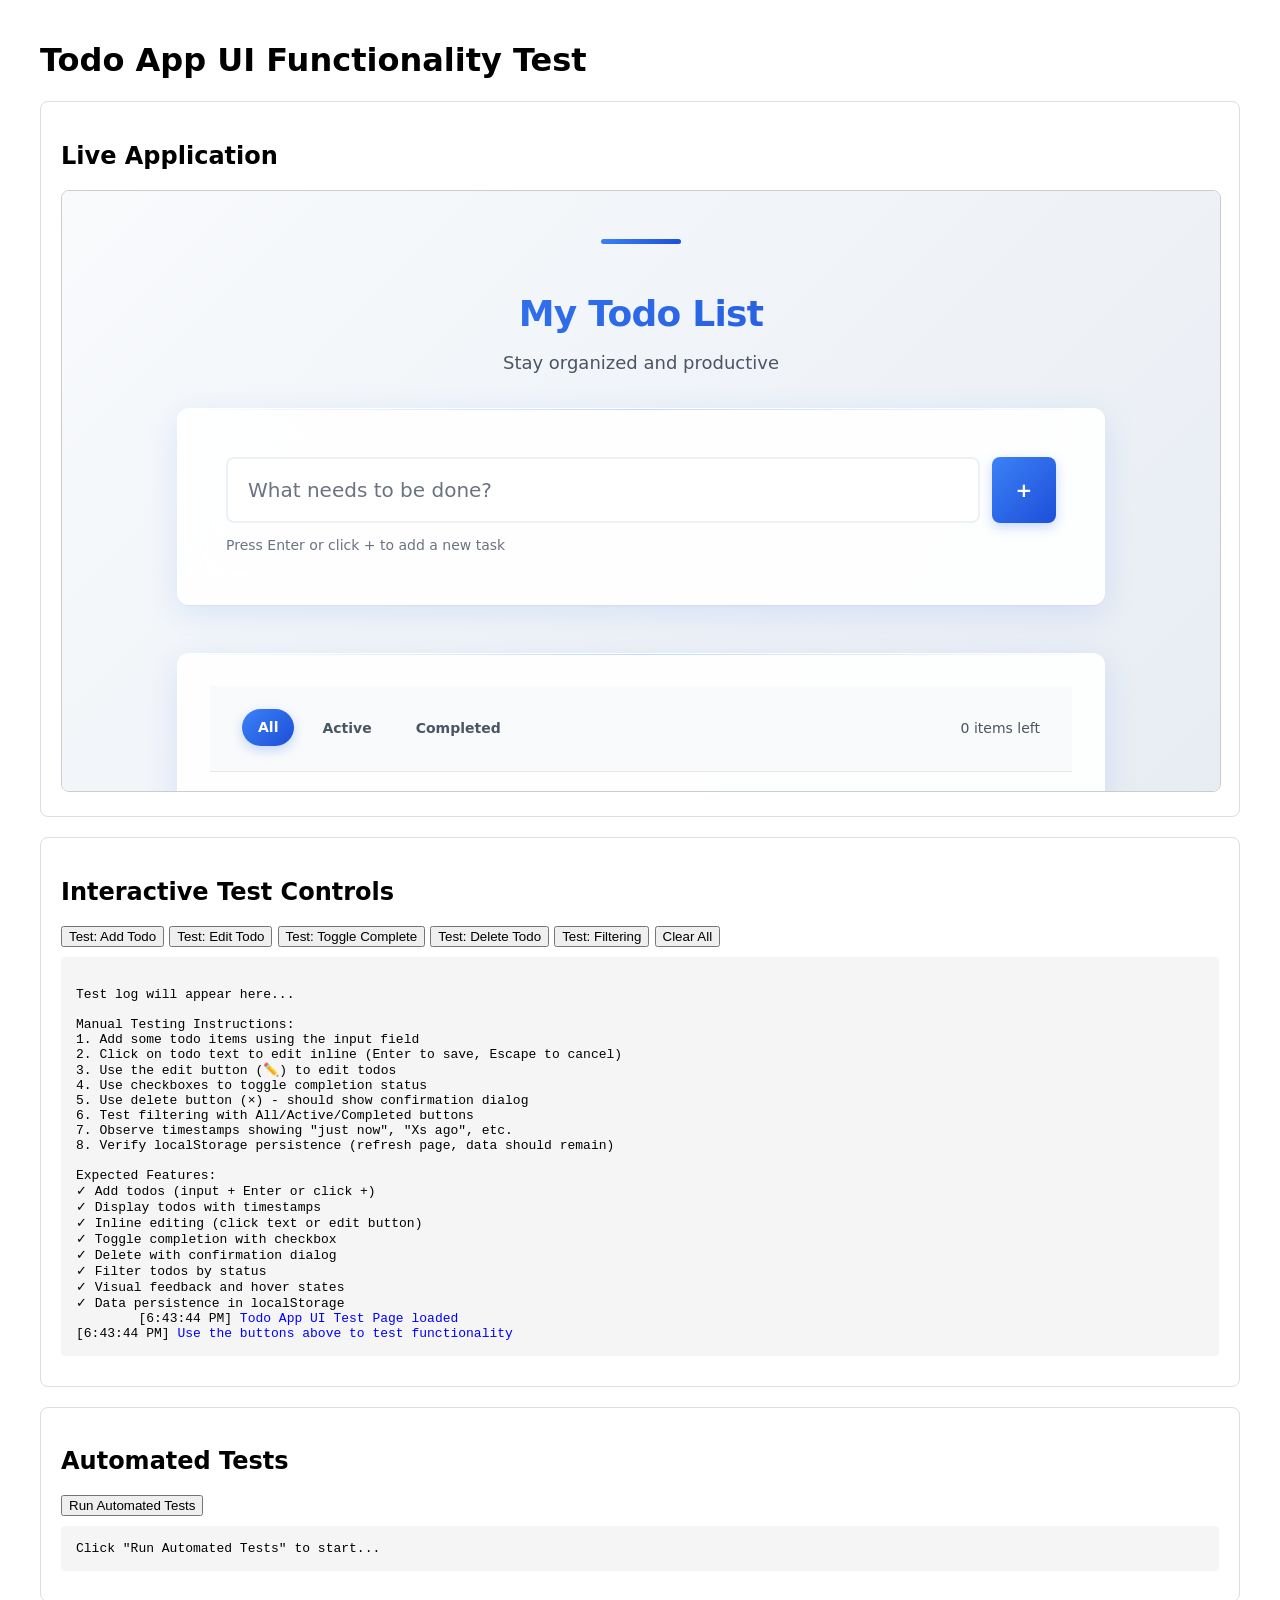
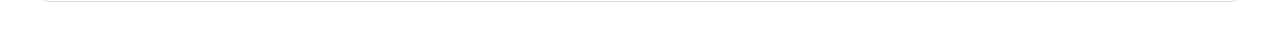
<file: claude-code/ccpm/todo-list/todo-list/test-ui-functionality.html>
<!DOCTYPE html>
<html lang="en">
<head>
    <meta charset="UTF-8">
    <meta name="viewport" content="width=device-width, initial-scale=1.0">
    <title>Todo App UI Functionality Test</title>
    <style>
        body { 
            font-family: system-ui, sans-serif; 
            padding: 20px; 
            max-width: 1200px; 
            margin: 0 auto; 
        }
        .test-section { 
            border: 1px solid #ddd; 
            padding: 20px; 
            margin: 20px 0; 
            border-radius: 8px; 
        }
        .success { color: green; }
        .error { color: red; }
        .info { color: blue; }
        .test-log { 
            background: #f5f5f5; 
            padding: 15px; 
            border-radius: 4px; 
            margin: 10px 0; 
            font-family: monospace; 
            white-space: pre-wrap; 
        }
        iframe { 
            width: 100%; 
            height: 600px; 
            border: 1px solid #ccc; 
            border-radius: 8px; 
        }
    </style>
</head>
<body>
    <h1>Todo App UI Functionality Test</h1>
    
    <div class="test-section">
        <h2>Live Application</h2>
        <iframe src="index.html" id="todoFrame"></iframe>
    </div>

    <div class="test-section">
        <h2>Interactive Test Controls</h2>
        <div id="testControls">
            <button onclick="testAddTodo()">Test: Add Todo</button>
            <button onclick="testEditTodo()">Test: Edit Todo</button>
            <button onclick="testToggleTodo()">Test: Toggle Complete</button>
            <button onclick="testDeleteTodo()">Test: Delete Todo</button>
            <button onclick="testFiltering()">Test: Filtering</button>
            <button onclick="clearAllTests()">Clear All</button>
        </div>
        
        <div class="test-log" id="testLog">
Test log will appear here...

Manual Testing Instructions:
1. Add some todo items using the input field
2. Click on todo text to edit inline (Enter to save, Escape to cancel)
3. Use the edit button (✏️) to edit todos
4. Use checkboxes to toggle completion status
5. Use delete button (×) - should show confirmation dialog
6. Test filtering with All/Active/Completed buttons
7. Observe timestamps showing "just now", "Xs ago", etc.
8. Verify localStorage persistence (refresh page, data should remain)

Expected Features:
✓ Add todos (input + Enter or click +)
✓ Display todos with timestamps
✓ Inline editing (click text or edit button)
✓ Toggle completion with checkbox
✓ Delete with confirmation dialog
✓ Filter todos by status
✓ Visual feedback and hover states
✓ Data persistence in localStorage
        </div>
    </div>

    <div class="test-section">
        <h2>Automated Tests</h2>
        <button onclick="runAutomatedTests()">Run Automated Tests</button>
        <div class="test-log" id="automatedTestLog">Click "Run Automated Tests" to start...</div>
    </div>

    <script>
        let testCount = 0;
        
        function log(message, type = 'info') {
            const testLog = document.getElementById('testLog');
            const timestamp = new Date().toLocaleTimeString();
            const className = type === 'success' ? 'success' : type === 'error' ? 'error' : 'info';
            testLog.innerHTML += `[${timestamp}] <span class="${className}">${message}</span>\n`;
            testLog.scrollTop = testLog.scrollHeight;
        }
        
        function logAutomated(message, type = 'info') {
            const testLog = document.getElementById('automatedTestLog');
            const timestamp = new Date().toLocaleTimeString();
            const className = type === 'success' ? 'success' : type === 'error' ? 'error' : 'info';
            testLog.innerHTML += `[${timestamp}] <span class="${className}">${message}</span>\n`;
            testLog.scrollTop = testLog.scrollHeight;
        }
        
        function getAppFromFrame() {
            try {
                return document.getElementById('todoFrame').contentWindow.todoApp;
            } catch (e) {
                log('Error: Cannot access iframe content. Testing manually...', 'error');
                return null;
            }
        }
        
        function testAddTodo() {
            const app = getAppFromFrame();
            if (!app) {
                log('Manual test: Please add a todo item in the app above', 'info');
                return;
            }
            
            const testText = `Test todo ${++testCount}`;
            try {
                app.addTodo(testText);
                log(`✓ Successfully added todo: "${testText}"`, 'success');
            } catch (error) {
                log(`✗ Failed to add todo: ${error.message}`, 'error');
            }
        }
        
        function testEditTodo() {
            const app = getAppFromFrame();
            if (!app) {
                log('Manual test: Click on any todo text to edit it inline', 'info');
                return;
            }
            
            const todos = app.getTodos();
            if (todos.length === 0) {
                log('No todos to edit. Add some todos first.', 'info');
                return;
            }
            
            try {
                const firstTodo = todos[0];
                const newText = `${firstTodo.text} (edited)`;
                app.updateTodo(firstTodo.id, { text: newText });
                log(`✓ Successfully edited todo to: "${newText}"`, 'success');
            } catch (error) {
                log(`✗ Failed to edit todo: ${error.message}`, 'error');
            }
        }
        
        function testToggleTodo() {
            const app = getAppFromFrame();
            if (!app) {
                log('Manual test: Click checkboxes to toggle completion status', 'info');
                return;
            }
            
            const todos = app.getTodos();
            if (todos.length === 0) {
                log('No todos to toggle. Add some todos first.', 'info');
                return;
            }
            
            try {
                const firstTodo = todos[0];
                const wasCompleted = firstTodo.completed;
                app.toggleTodo(firstTodo.id);
                log(`✓ Successfully toggled todo "${firstTodo.text}" from ${wasCompleted ? 'completed' : 'active'} to ${!wasCompleted ? 'completed' : 'active'}`, 'success');
            } catch (error) {
                log(`✗ Failed to toggle todo: ${error.message}`, 'error');
            }
        }
        
        function testDeleteTodo() {
            const app = getAppFromFrame();
            if (!app) {
                log('Manual test: Click delete button (×) on any todo', 'info');
                return;
            }
            
            const todos = app.getTodos();
            if (todos.length === 0) {
                log('No todos to delete. Add some todos first.', 'info');
                return;
            }
            
            try {
                const lastTodo = todos[todos.length - 1];
                const todoText = lastTodo.text;
                app.deleteTodo(lastTodo.id);
                log(`✓ Successfully deleted todo: "${todoText}"`, 'success');
            } catch (error) {
                log(`✗ Failed to delete todo: ${error.message}`, 'error');
            }
        }
        
        function testFiltering() {
            log('Manual test: Use the All/Active/Completed filter buttons', 'info');
        }
        
        function clearAllTests() {
            const app = getAppFromFrame();
            if (!app) {
                log('Manual test: Please clear todos manually in the app', 'info');
                return;
            }
            
            try {
                app.clearAllTodos();
                log('✓ Successfully cleared all todos', 'success');
            } catch (error) {
                log(`✗ Failed to clear todos: ${error.message}`, 'error');
            }
        }
        
        function runAutomatedTests() {
            const automatedLog = document.getElementById('automatedTestLog');
            automatedLog.innerHTML = '';
            
            logAutomated('Starting automated tests...', 'info');
            
            const app = getAppFromFrame();
            if (!app) {
                logAutomated('Cannot run automated tests - iframe access blocked. Please test manually.', 'error');
                return;
            }
            
            let passed = 0;
            let failed = 0;
            
            try {
                // Test 1: Add todo
                const testTodoText = 'Automated test todo';
                app.clearAllTodos();
                const addedTodo = app.addTodo(testTodoText);
                if (addedTodo && addedTodo.text === testTodoText) {
                    logAutomated('✓ Test 1 PASSED: Add todo', 'success');
                    passed++;
                } else {
                    logAutomated('✗ Test 1 FAILED: Add todo', 'error');
                    failed++;
                }
                
                // Test 2: Get todos
                const todos = app.getTodos();
                if (todos.length === 1 && todos[0].text === testTodoText) {
                    logAutomated('✓ Test 2 PASSED: Get todos', 'success');
                    passed++;
                } else {
                    logAutomated('✗ Test 2 FAILED: Get todos', 'error');
                    failed++;
                }
                
                // Test 3: Update todo
                const updatedText = 'Updated automated test todo';
                const updatedTodo = app.updateTodo(addedTodo.id, { text: updatedText });
                if (updatedTodo && updatedTodo.text === updatedText) {
                    logAutomated('✓ Test 3 PASSED: Update todo', 'success');
                    passed++;
                } else {
                    logAutomated('✗ Test 3 FAILED: Update todo', 'error');
                    failed++;
                }
                
                // Test 4: Toggle todo
                const toggledTodo = app.toggleTodo(addedTodo.id);
                if (toggledTodo && toggledTodo.completed === true) {
                    logAutomated('✓ Test 4 PASSED: Toggle todo', 'success');
                    passed++;
                } else {
                    logAutomated('✗ Test 4 FAILED: Toggle todo', 'error');
                    failed++;
                }
                
                // Test 5: Delete todo
                const deletedTodo = app.deleteTodo(addedTodo.id);
                const remainingTodos = app.getTodos();
                if (deletedTodo && remainingTodos.length === 0) {
                    logAutomated('✓ Test 5 PASSED: Delete todo', 'success');
                    passed++;
                } else {
                    logAutomated('✗ Test 5 FAILED: Delete todo', 'error');
                    failed++;
                }
                
                // Test 6: Validation
                try {
                    app.addTodo('');
                    logAutomated('✗ Test 6 FAILED: Should reject empty todo', 'error');
                    failed++;
                } catch (e) {
                    logAutomated('✓ Test 6 PASSED: Correctly rejects empty todo', 'success');
                    passed++;
                }
                
                logAutomated(`\n=== TEST SUMMARY ===`, 'info');
                logAutomated(`Passed: ${passed}`, 'success');
                logAutomated(`Failed: ${failed}`, failed > 0 ? 'error' : 'info');
                logAutomated(`Total: ${passed + failed}`, 'info');
                
                if (failed === 0) {
                    logAutomated('\n🎉 All automated tests passed!', 'success');
                } else {
                    logAutomated('\n⚠️  Some tests failed. Check the implementation.', 'error');
                }
                
            } catch (error) {
                logAutomated(`Automated test error: ${error.message}`, 'error');
            }
        }
        
        // Auto-run basic checks on load
        window.addEventListener('load', () => {
            setTimeout(() => {
                log('Todo App UI Test Page loaded', 'info');
                log('Use the buttons above to test functionality', 'info');
            }, 1000);
        });
    </script>
</body>
</html>
</file>
<file: claude-code/ccpm/todo-list/todo-list/styles-optimized.css>
/* Optimized Todo App Styles - Compressed for Performance */
*,*::before,*::after{box-sizing:border-box}*{margin:0;padding:0}
:root{
--primary:#3b82f6;--primary-dark:#1d4ed8;--success:#10b981;--danger:#ef4444;--warning:#f59e0b;
--white:#fff;--gray-50:#f9fafb;--gray-100:#f3f4f6;--gray-200:#e5e7eb;--gray-300:#d1d5db;
--gray-400:#9ca3af;--gray-500:#6b7280;--gray-600:#4b5563;--gray-700:#374151;--gray-800:#1f2937;
--font-sans:system-ui,-apple-system,BlinkMacSystemFont,'Segoe UI',Roboto,sans-serif;
--shadow:0 1px 3px rgba(0,0,0,.1);--shadow-lg:0 10px 25px rgba(0,0,0,.1);
--border-radius:8px;--border-radius-sm:4px;--transition:all .2s ease;
}
body{line-height:1.5;font-family:var(--font-sans);background:var(--gray-50);color:var(--gray-800);
-webkit-font-smoothing:antialiased}
input,button,textarea,select{font:inherit}ul,ol{list-style:none}
button{border:none;background:none;cursor:pointer}
.sr-only{position:absolute;width:1px;height:1px;padding:0;margin:-1px;overflow:hidden;
clip:rect(0,0,0,0);white-space:nowrap;border:0}
.skip-link{position:absolute;top:-40px;left:6px;background:var(--primary);color:var(--white);
padding:8px;text-decoration:none;border-radius:var(--border-radius-sm);z-index:100}
.skip-link:focus{top:6px}
.container{max-width:600px;margin:0 auto;padding:20px;min-height:100vh;display:flex;flex-direction:column}
.app-header{text-align:center;margin-bottom:32px}
.app-header h1{font-size:2.5rem;font-weight:700;color:var(--primary);margin-bottom:8px}
.app-header p{color:var(--gray-600);font-size:1.125rem}
.app-main{flex:1;display:flex;flex-direction:column;gap:32px}
.todo-input-section{background:var(--white);border-radius:var(--border-radius);padding:24px;
box-shadow:var(--shadow)}
.input-group{display:flex;gap:12px}
.todo-input{flex:1;padding:12px 16px;border:2px solid var(--gray-200);border-radius:var(--border-radius);
font-size:1rem;transition:var(--transition)}
.todo-input:focus{outline:none;border-color:var(--primary);box-shadow:0 0 0 3px rgba(59,130,246,.1)}
.add-btn{background:var(--primary);color:var(--white);padding:12px 20px;border-radius:var(--border-radius);
font-weight:600;transition:var(--transition)}
.add-btn:hover{background:var(--primary-dark);transform:translateY(-1px)}
.input-help{color:var(--gray-500);font-size:.875rem;margin-top:8px}
.todo-list-section{background:var(--white);border-radius:var(--border-radius);padding:24px;
box-shadow:var(--shadow);flex:1}
.todo-controls{display:flex;justify-content:space-between;align-items:center;margin-bottom:20px;
flex-wrap:wrap;gap:16px}
.filter-controls{display:flex;background:var(--gray-100);border-radius:var(--border-radius);padding:4px}
.filter-btn{padding:8px 16px;border-radius:var(--border-radius-sm);color:var(--gray-600);
font-weight:500;transition:var(--transition)}
.filter-btn.active,.filter-btn:hover{background:var(--primary);color:var(--white)}
.todo-stats{color:var(--gray-600);font-weight:500}
.todo-list{display:flex;flex-direction:column;gap:12px;min-height:200px}
.todo-item{display:flex;align-items:center;justify-content:space-between;padding:16px;
background:var(--gray-50);border-radius:var(--border-radius);transition:var(--transition);border:1px solid transparent}
.todo-item:hover{background:var(--white);border-color:var(--gray-200);box-shadow:var(--shadow)}
.todo-item.completed{opacity:.7}
.todo-item.completed .todo-text{text-decoration:line-through;color:var(--gray-500)}
.todo-content{display:flex;align-items:center;gap:12px;flex:1}
.todo-checkbox{width:20px;height:20px;border:2px solid var(--gray-300);border-radius:var(--border-radius-sm);
cursor:pointer;transition:var(--transition)}
.todo-checkbox:checked{background:var(--success);border-color:var(--success)}
.todo-text{flex:1;font-weight:500;color:var(--gray-800);cursor:pointer;word-break:break-word}
.todo-actions{display:flex;gap:8px}
.action-btn{padding:6px 12px;border-radius:var(--border-radius-sm);font-size:.875rem;font-weight:500;
transition:var(--transition);opacity:.7}
.todo-item:hover .action-btn{opacity:1}
.edit-btn{color:var(--primary);background:rgba(59,130,246,.1)}
.edit-btn:hover{background:var(--primary);color:var(--white)}
.delete-btn{color:var(--danger);background:rgba(239,68,68,.1)}
.delete-btn:hover{background:var(--danger);color:var(--white)}
.bulk-actions{margin-top:20px;text-align:center}
.bulk-action-btn{padding:10px 20px;background:var(--gray-200);color:var(--gray-600);border-radius:var(--border-radius);
font-weight:500;transition:var(--transition)}
.bulk-action-btn:hover:not(:disabled){background:var(--danger);color:var(--white)}
.bulk-action-btn:disabled{opacity:.5;cursor:not-allowed}
.empty-state{text-align:center;padding:40px 20px;color:var(--gray-500)}
.empty-icon{font-size:3rem;margin-bottom:16px}
.empty-title{font-size:1.25rem;font-weight:600;margin-bottom:8px}
.empty-message{font-size:.875rem}
.app-footer{text-align:center;margin-top:32px;padding-top:24px;border-top:1px solid var(--gray-200);
color:var(--gray-500);font-size:.875rem}
.toast{position:fixed;top:20px;right:20px;padding:12px 20px;border-radius:var(--border-radius);
color:var(--white);font-weight:500;z-index:1000;transition:var(--transition)}
.toast-success{background:var(--success)}
.toast-error{background:var(--danger)}
.toast-info{background:var(--primary)}
@media(max-width:640px){
.container{padding:16px}
.app-header h1{font-size:2rem}
.todo-controls{flex-direction:column;align-items:stretch;text-align:center}
.input-group{flex-direction:column}
.todo-item{flex-direction:column;align-items:stretch;gap:12px}
.todo-content{justify-content:flex-start}
.todo-actions{justify-content:center}
}
</file>
<file: claude-code/ccpm/todo-list/todo-list/styles.css>
/* ========================================
   CSS Reset and Normalize
======================================== */

*, *::before, *::after {
    box-sizing: border-box;
}

* {
    margin: 0;
    padding: 0;
}

html {
    -webkit-text-size-adjust: 100%;
    -ms-text-size-adjust: 100%;
}

body {
    line-height: 1.5;
    -webkit-font-smoothing: antialiased;
    -moz-osx-font-smoothing: grayscale;
}

img, picture, video, canvas, svg {
    display: block;
    max-width: 100%;
}

input, button, textarea, select {
    font: inherit;
}

ul, ol {
    list-style: none;
}

button {
    border: none;
    background: none;
    cursor: pointer;
}

/* ========================================
   CSS Custom Properties (Design Tokens)
======================================== */

:root {
    /* Brand Colors - Modern Blue Gradient Theme */
    --color-primary: #3b82f6;
    --color-primary-light: #60a5fa;
    --color-primary-dark: #1d4ed8;
    --color-primary-gradient: linear-gradient(135deg, #3b82f6 0%, #1d4ed8 100%);
    --color-secondary: #64748b;
    --color-secondary-light: #94a3b8;
    --color-accent: #f59e0b;
    --color-accent-light: #fbbf24;
    
    /* Status Colors */
    --color-success: #10b981;
    --color-success-light: #34d399;
    --color-danger: #ef4444;
    --color-danger-light: #f87171;
    --color-warning: #f59e0b;
    --color-info: #06b6d4;
    
    /* Surface Colors */
    --color-light: #f8fafc;
    --color-dark: #1e293b;
    
    /* Neutral Colors */
    --color-white: #ffffff;
    --color-gray-50: #f9fafb;
    --color-gray-100: #f3f4f6;
    --color-gray-200: #e5e7eb;
    --color-gray-300: #d1d5db;
    --color-gray-400: #9ca3af;
    --color-gray-500: #6b7280;
    --color-gray-600: #4b5563;
    --color-gray-700: #374151;
    --color-gray-800: #1f2937;
    --color-gray-900: #111827;
    
    /* Typography */
    --font-family-sans: system-ui, -apple-system, BlinkMacSystemFont, 'Segoe UI', Roboto, sans-serif;
    --font-family-mono: SFMono-Regular, Consolas, 'Liberation Mono', Menlo, monospace;
    
    --font-size-xs: 0.75rem;
    --font-size-sm: 0.875rem;
    --font-size-base: 1rem;
    --font-size-lg: 1.125rem;
    --font-size-xl: 1.25rem;
    --font-size-2xl: 1.5rem;
    --font-size-3xl: 1.875rem;
    --font-size-4xl: 2.25rem;
    
    --font-weight-normal: 400;
    --font-weight-medium: 500;
    --font-weight-semibold: 600;
    --font-weight-bold: 700;
    
    --line-height-tight: 1.25;
    --line-height-normal: 1.5;
    --line-height-relaxed: 1.75;
    
    /* Spacing */
    --space-1: 0.25rem;
    --space-2: 0.5rem;
    --space-3: 0.75rem;
    --space-4: 1rem;
    --space-5: 1.25rem;
    --space-6: 1.5rem;
    --space-8: 2rem;
    --space-10: 2.5rem;
    --space-12: 3rem;
    --space-16: 4rem;
    
    /* Border radius */
    --radius-sm: 0.125rem;
    --radius-base: 0.25rem;
    --radius-md: 0.375rem;
    --radius-lg: 0.5rem;
    --radius-xl: 0.75rem;
    --radius-full: 9999px;
    
    /* Shadows */
    --shadow-sm: 0 1px 2px 0 rgb(0 0 0 / 0.05);
    --shadow-base: 0 1px 3px 0 rgb(0 0 0 / 0.1), 0 1px 2px -1px rgb(0 0 0 / 0.1);
    --shadow-md: 0 4px 6px -1px rgb(0 0 0 / 0.1), 0 2px 4px -2px rgb(0 0 0 / 0.1);
    --shadow-lg: 0 10px 15px -3px rgb(0 0 0 / 0.1), 0 4px 6px -4px rgb(0 0 0 / 0.1);
    
    /* Transitions & Animations */
    --transition-fast: 150ms cubic-bezier(0.4, 0, 0.2, 1);
    --transition-base: 250ms cubic-bezier(0.4, 0, 0.2, 1);
    --transition-slow: 350ms cubic-bezier(0.4, 0, 0.2, 1);
    --transition-spring: 300ms cubic-bezier(0.34, 1.56, 0.64, 1);
    
    /* Animation keyframes for micro-interactions */
    --ease-elastic: cubic-bezier(0.68, -0.55, 0.265, 1.55);
    
    /* Layout */
    --container-max-width: 768px;
    --content-padding: var(--space-4);
}

/* ========================================
   Base Styles
======================================== */

body {
    font-family: var(--font-family-sans);
    font-size: var(--font-size-base);
    line-height: var(--line-height-normal);
    color: var(--color-gray-800);
    background: linear-gradient(135deg, #f8fafc 0%, #e2e8f0 100%);
    min-height: 100vh;
}

/* Screen reader only text */
.sr-only {
    position: absolute;
    width: 1px;
    height: 1px;
    padding: 0;
    margin: -1px;
    overflow: hidden;
    clip: rect(0, 0, 0, 0);
    white-space: nowrap;
    border: 0;
}

/* ========================================
   Layout Components
======================================== */

.container {
    max-width: var(--container-max-width);
    margin: 0 auto;
    padding: var(--content-padding);
    min-height: 100vh;
    display: flex;
    flex-direction: column;
}

.app-header {
    text-align: center;
    padding: var(--space-12) 0 var(--space-8);
    position: relative;
}

.app-header::before {
    content: '';
    position: absolute;
    top: 0;
    left: 50%;
    transform: translateX(-50%);
    width: 60px;
    height: 4px;
    background: var(--color-primary-gradient);
    border-radius: var(--radius-full);
}

.app-header h1 {
    font-size: var(--font-size-3xl);
    font-weight: var(--font-weight-bold);
    background: var(--color-primary-gradient);
    -webkit-background-clip: text;
    -webkit-text-fill-color: transparent;
    background-clip: text;
    color: var(--color-gray-900); /* Fallback */
    margin-bottom: var(--space-2);
    letter-spacing: -0.02em;
}

.app-header p {
    font-size: var(--font-size-lg);
    color: var(--color-gray-600);
    font-weight: var(--font-weight-medium);
}

.app-main {
    flex: 1;
    display: flex;
    flex-direction: column;
    gap: var(--space-8);
}

.app-footer {
    margin-top: var(--space-12);
    padding: var(--space-6) 0;
    text-align: center;
    border-top: 1px solid var(--color-gray-200);
    color: var(--color-gray-500);
    font-size: var(--font-size-sm);
}

/* ========================================
   Todo Input Section
======================================== */

.todo-input-section {
    background: rgba(255, 255, 255, 0.9);
    backdrop-filter: blur(20px);
    border-radius: var(--radius-xl);
    padding: var(--space-6);
    box-shadow: 
        0 8px 32px rgba(59, 130, 246, 0.15),
        0 1px 1px rgba(0, 0, 0, 0.05);
    border: 1px solid rgba(255, 255, 255, 0.2);
    position: relative;
    overflow: hidden;
}

.todo-input-section::before {
    content: '';
    position: absolute;
    top: 0;
    left: 0;
    right: 0;
    height: 1px;
    background: linear-gradient(90deg, transparent, rgba(59, 130, 246, 0.3), transparent);
}

.input-group {
    display: flex;
    gap: var(--space-2);
    margin-bottom: var(--space-3);
}

.todo-input {
    flex: 1;
    padding: var(--space-4) var(--space-5);
    border: 2px solid rgba(226, 232, 240, 0.6);
    border-radius: var(--radius-lg);
    font-size: var(--font-size-lg);
    font-weight: var(--font-weight-medium);
    background: rgba(255, 255, 255, 0.8);
    transition: all var(--transition-base);
    backdrop-filter: blur(8px);
}

.todo-input:focus {
    outline: none;
    border-color: var(--color-primary);
    box-shadow: 
        0 0 0 4px rgba(59, 130, 246, 0.1),
        0 4px 12px rgba(59, 130, 246, 0.15);
    background: rgba(255, 255, 255, 0.95);
    transform: translateY(-1px);
}

.todo-input::placeholder {
    color: var(--color-gray-500);
    font-weight: var(--font-weight-normal);
}

.add-btn {
    padding: var(--space-4) var(--space-5);
    background: var(--color-primary-gradient);
    color: var(--color-white);
    border-radius: var(--radius-lg);
    font-weight: var(--font-weight-semibold);
    font-size: var(--font-size-lg);
    transition: all var(--transition-base);
    min-width: 56px;
    min-height: 56px;
    display: flex;
    align-items: center;
    justify-content: center;
    box-shadow: 0 4px 12px rgba(59, 130, 246, 0.3);
    position: relative;
    overflow: hidden;
}

.add-btn::before {
    content: '';
    position: absolute;
    top: 0;
    left: -100%;
    width: 100%;
    height: 100%;
    background: linear-gradient(90deg, transparent, rgba(255, 255, 255, 0.2), transparent);
    transition: left var(--transition-slow);
}

.add-btn:hover {
    transform: translateY(-2px);
    box-shadow: 0 8px 24px rgba(59, 130, 246, 0.4);
}

.add-btn:hover::before {
    left: 100%;
}

.add-btn:active {
    transform: translateY(0);
}

.add-btn:focus {
    outline: none;
    box-shadow: 
        0 8px 24px rgba(59, 130, 246, 0.4),
        0 0 0 4px rgba(59, 130, 246, 0.2);
}

.input-help {
    font-size: var(--font-size-sm);
    color: var(--color-gray-500);
}

/* ========================================
   Todo List Section
======================================== */

.todo-list-section {
    background: rgba(255, 255, 255, 0.9);
    backdrop-filter: blur(20px);
    border-radius: var(--radius-xl);
    overflow: hidden;
    box-shadow: 
        0 8px 32px rgba(59, 130, 246, 0.15),
        0 1px 1px rgba(0, 0, 0, 0.05);
    border: 1px solid rgba(255, 255, 255, 0.2);
    position: relative;
}

.todo-list-section::before {
    content: '';
    position: absolute;
    top: 0;
    left: 0;
    right: 0;
    height: 1px;
    background: linear-gradient(90deg, transparent, rgba(59, 130, 246, 0.3), transparent);
}

.todo-controls {
    display: flex;
    justify-content: space-between;
    align-items: center;
    padding: var(--space-4) var(--space-6);
    background-color: var(--color-gray-50);
    border-bottom: 1px solid var(--color-gray-200);
}

.filter-controls {
    display: flex;
    gap: var(--space-2);
}

.filter-btn {
    padding: var(--space-2) var(--space-4);
    border-radius: var(--radius-full);
    font-size: var(--font-size-sm);
    font-weight: var(--font-weight-semibold);
    color: var(--color-gray-600);
    transition: all var(--transition-base);
    position: relative;
    min-width: 44px; /* Touch-friendly */
    text-align: center;
}

.filter-btn:hover {
    background-color: rgba(59, 130, 246, 0.1);
    color: var(--color-primary-dark);
    transform: translateY(-1px);
}

.filter-btn.active {
    background: var(--color-primary-gradient);
    color: var(--color-white);
    box-shadow: 0 4px 12px rgba(59, 130, 246, 0.3);
    transform: translateY(-1px);
}

.todo-stats {
    font-size: var(--font-size-sm);
    color: var(--color-gray-600);
}

.todo-list {
    min-height: 200px;
}

/* Todo Items */
.todo-item {
    display: flex;
    align-items: center;
    gap: var(--space-4);
    padding: var(--space-5) var(--space-6);
    border-bottom: 1px solid rgba(226, 232, 240, 0.5);
    background: rgba(255, 255, 255, 0.5);
    transition: all var(--transition-base);
    position: relative;
    min-height: 72px; /* Touch-friendly */
}

.todo-item::before {
    content: '';
    position: absolute;
    left: 0;
    top: 0;
    bottom: 0;
    width: 4px;
    background: var(--color-primary-gradient);
    opacity: 0;
    transition: opacity var(--transition-base);
}

.todo-item:hover {
    background: rgba(255, 255, 255, 0.8);
    transform: translateX(4px);
}

.todo-item:hover::before {
    opacity: 1;
}

.todo-item:last-child {
    border-bottom: none;
}

.todo-item.completed {
    opacity: 0.6;
    background: rgba(226, 232, 240, 0.3);
}

.todo-item.completed .todo-text {
    text-decoration: line-through;
    color: var(--color-gray-500);
}

.todo-item.completed::before {
    background: var(--color-success);
}

.todo-item.editing {
    background: rgba(59, 130, 246, 0.05);
    border-color: rgba(59, 130, 246, 0.2);
}

.todo-item.editing::before {
    opacity: 1;
    background: var(--color-accent);
}

.todo-content {
    flex: 1;
    display: flex;
    flex-direction: column;
    gap: var(--space-1);
}

.todo-label {
    display: flex;
    align-items: center;
    gap: var(--space-3);
    cursor: pointer;
}

.todo-checkbox {
    width: 22px;
    height: 22px;
    accent-color: var(--color-primary);
    cursor: pointer;
    border-radius: var(--radius-md);
    transition: all var(--transition-base);
    transform: scale(1);
}

.todo-checkbox:hover {
    transform: scale(1.1);
}

.todo-checkbox:checked {
    transform: scale(1.05);
    animation: checkbox-bounce 0.4s var(--ease-elastic);
}

.todo-text {
    flex: 1;
    font-size: var(--font-size-base);
    line-height: 1.5;
    word-break: break-word;
    cursor: text;
}

.todo-text:hover {
    color: var(--color-primary);
}

.todo-meta {
    display: flex;
    align-items: center;
    gap: var(--space-2);
    margin-left: calc(18px + var(--space-3)); /* Align with todo text */
}

.todo-timestamp {
    font-size: var(--font-size-xs);
    color: var(--color-gray-400);
}

.todo-actions {
    display: flex;
    gap: var(--space-1);
    opacity: 0;
    transition: opacity var(--transition-fast);
}

.todo-item:hover .todo-actions {
    opacity: 1;
}

.todo-edit,
.todo-delete {
    width: 40px;
    height: 40px;
    border-radius: var(--radius-lg);
    display: flex;
    align-items: center;
    justify-content: center;
    font-size: var(--font-size-sm);
    font-weight: var(--font-weight-semibold);
    transition: all var(--transition-base);
    position: relative;
    overflow: hidden;
}

.todo-edit {
    color: var(--color-gray-600);
    background: rgba(59, 130, 246, 0.1);
}

.todo-edit:hover {
    background: var(--color-primary);
    color: var(--color-white);
    transform: translateY(-2px);
    box-shadow: 0 4px 12px rgba(59, 130, 246, 0.3);
}

.todo-delete {
    color: var(--color-danger);
    background: rgba(239, 68, 68, 0.1);
}

.todo-delete:hover {
    background: var(--color-danger);
    color: var(--color-white);
    transform: translateY(-2px);
    box-shadow: 0 4px 12px rgba(239, 68, 68, 0.3);
}

/* Edit Input */
.todo-edit-input {
    width: 100%;
    padding: var(--space-2);
    border: 2px solid var(--color-primary);
    border-radius: var(--radius-md);
    font-size: var(--font-size-base);
    background: var(--color-white);
    outline: none;
}

/* Empty State */
.empty-state {
    display: flex;
    justify-content: center;
    align-items: center;
    padding: var(--space-16);
    color: var(--color-gray-500);
    position: relative;
}

.empty-message {
    text-align: center;
    animation: slide-in-from-top 0.6s var(--transition-base);
}

.empty-icon {
    font-size: 64px;
    margin-bottom: var(--space-6);
    display: block;
    opacity: 0.7;
    color: var(--color-primary-light);
    animation: pulse-success 2s ease-in-out infinite;
}

.empty-message h3 {
    font-size: var(--font-size-xl);
    font-weight: var(--font-weight-semibold);
    color: var(--color-gray-700);
    margin-bottom: var(--space-2);
}

.empty-message p {
    font-size: var(--font-size-base);
    color: var(--color-gray-500);
    line-height: var(--line-height-relaxed);
}

.bulk-actions {
    padding: var(--space-4) var(--space-6);
    background-color: var(--color-gray-50);
    border-top: 1px solid var(--color-gray-200);
}

.bulk-action-btn {
    padding: var(--space-3) var(--space-5);
    background: linear-gradient(135deg, var(--color-danger) 0%, var(--color-danger-light) 100%);
    color: var(--color-white);
    border-radius: var(--radius-lg);
    font-size: var(--font-size-sm);
    font-weight: var(--font-weight-semibold);
    transition: all var(--transition-base);
    min-height: 44px; /* Touch-friendly */
    box-shadow: 0 2px 8px rgba(239, 68, 68, 0.3);
}

.bulk-action-btn:hover:not(:disabled) {
    background: linear-gradient(135deg, #dc2626 0%, #ef4444 100%);
    transform: translateY(-2px);
    box-shadow: 0 4px 16px rgba(239, 68, 68, 0.4);
}

.bulk-action-btn:active:not(:disabled) {
    transform: translateY(0);
}

.bulk-action-btn:disabled {
    opacity: 0.5;
    cursor: not-allowed;
    transform: none;
    box-shadow: none;
}

/* ========================================
   Animations and Keyframes
======================================== */

@keyframes checkbox-bounce {
    0% { transform: scale(1); }
    50% { transform: scale(1.2); }
    100% { transform: scale(1.05); }
}

@keyframes slide-in-from-top {
    from {
        opacity: 0;
        transform: translateY(-20px);
    }
    to {
        opacity: 1;
        transform: translateY(0);
    }
}

@keyframes slide-out-to-right {
    from {
        opacity: 1;
        transform: translateX(0);
    }
    to {
        opacity: 0;
        transform: translateX(100%);
    }
}

@keyframes pulse-success {
    0% { transform: scale(1); }
    50% { transform: scale(1.05); }
    100% { transform: scale(1); }
}

@keyframes shake {
    0%, 100% { transform: translateX(0); }
    10%, 30%, 50%, 70%, 90% { transform: translateX(-5px); }
    20%, 40%, 60%, 80% { transform: translateX(5px); }
}

/* Animation classes for JavaScript to use */
.todo-item.adding {
    animation: slide-in-from-top 0.3s var(--transition-base);
}

.todo-item.removing {
    animation: slide-out-to-right 0.3s var(--transition-base);
}

.todo-item.completing {
    animation: pulse-success 0.4s var(--ease-elastic);
}

.shake-animation {
    animation: shake 0.5s ease-in-out;
}

/* ========================================
   Responsive Design (Mobile First)
======================================== */

/* Small devices (landscape phones, 576px and up) */
@media (min-width: 576px) {
    :root {
        --content-padding: var(--space-6);
    }
    
    .app-header h1 {
        font-size: var(--font-size-4xl);
    }
    
    .todo-input-section,
    .todo-list-section {
        padding: var(--space-8);
    }
    
    .input-group {
        gap: var(--space-3);
    }
    
    .filter-controls {
        gap: var(--space-3);
    }
}

/* Medium devices (tablets, 768px and up) */
@media (min-width: 768px) {
    :root {
        --content-padding: var(--space-8);
        --container-max-width: 896px;
    }
    
    .container {
        padding: var(--space-8);
    }
    
    .app-header::before {
        width: 80px;
        height: 5px;
    }
    
    .todo-input-section {
        padding: var(--space-10);
    }
    
    .todo-input {
        font-size: var(--font-size-xl);
    }
    
    .add-btn {
        min-width: 64px;
        min-height: 64px;
        font-size: var(--font-size-xl);
    }
    
    .todo-controls {
        padding: var(--space-6) var(--space-8);
    }
    
    .todo-item {
        padding: var(--space-6) var(--space-8);
        min-height: 80px;
    }
    
    .bulk-actions {
        padding: var(--space-6) var(--space-8);
    }
    
    /* Show actions on hover for larger screens */
    .todo-actions {
        opacity: 1;
    }
    
    .todo-item:not(:hover) .todo-actions {
        opacity: 0.6;
    }
    
    .todo-item:hover .todo-actions {
        opacity: 1;
    }
}

/* Large devices (desktops, 992px and up) */
@media (min-width: 992px) {
    :root {
        --container-max-width: 1024px;
    }
    
    .container {
        padding: var(--space-12);
    }
    
    .app-main {
        gap: var(--space-12);
    }
    
    .todo-input-section {
        padding: var(--space-12);
    }
    
    .todo-item {
        padding: var(--space-8);
        min-height: 88px;
    }
    
    /* Desktop-specific hover effects */
    .todo-item:not(:hover) .todo-actions {
        opacity: 0;
    }
}

/* Extra large devices (large desktops, 1200px and up) */
@media (min-width: 1200px) {
    :root {
        --container-max-width: 1200px;
    }
}

/* ========================================
   Accessibility Enhancements
======================================== */

/* High contrast focus indicators */
*:focus {
    outline: 3px solid var(--color-primary);
    outline-offset: 2px;
    border-radius: var(--radius-sm);
}

/* Enhanced focus for interactive elements */
.todo-input:focus,
.add-btn:focus,
.filter-btn:focus,
.bulk-action-btn:focus {
    outline: 3px solid var(--color-primary);
    outline-offset: 3px;
}

.todo-checkbox:focus {
    outline: 3px solid var(--color-primary);
    outline-offset: 4px;
}

.todo-edit:focus,
.todo-delete:focus {
    outline: 3px solid currentColor;
    outline-offset: 3px;
}

/* Focus within for compound components */
.todo-item:focus-within {
    background: rgba(59, 130, 246, 0.05);
    border-color: rgba(59, 130, 246, 0.2);
}

.todo-item:focus-within::before {
    opacity: 1;
}

/* Reduce motion for users who prefer it */
@media (prefers-reduced-motion: reduce) {
    *,
    *::before,
    *::after {
        animation-duration: 0.01ms !important;
        animation-iteration-count: 1 !important;
        transition-duration: 0.01ms !important;
    }
    
    .todo-item:hover {
        transform: none;
    }
    
    .add-btn:hover,
    .todo-edit:hover,
    .todo-delete:hover,
    .bulk-action-btn:hover:not(:disabled) {
        transform: none;
    }
    
    .todo-checkbox:hover {
        transform: scale(1);
    }
}

/* High contrast mode support */
@media (prefers-contrast: high) {
    :root {
        --color-gray-200: #000000;
        --color-gray-300: #333333;
        --color-gray-400: #666666;
    }
    
    .todo-input-section,
    .todo-list-section {
        border: 2px solid var(--color-gray-800);
        background: var(--color-white);
        backdrop-filter: none;
    }
    
    .todo-item {
        border-bottom: 2px solid var(--color-gray-300);
    }
    
    .filter-btn.active {
        background: var(--color-gray-900);
        border: 2px solid var(--color-white);
    }
}

/* Screen reader improvements */
.sr-only:not(:focus):not(:active) {
    clip-path: inset(50%);
    height: 1px;
    overflow: hidden;
    position: absolute;
    white-space: nowrap;
    width: 1px;
}

/* Skip link for keyboard navigation */
.skip-link {
    position: absolute;
    top: -40px;
    left: 6px;
    background: var(--color-primary);
    color: var(--color-white);
    padding: 8px;
    text-decoration: none;
    border-radius: var(--radius-md);
    z-index: 1000;
    font-weight: var(--font-weight-semibold);
}

.skip-link:focus {
    top: 6px;
}
</file>
